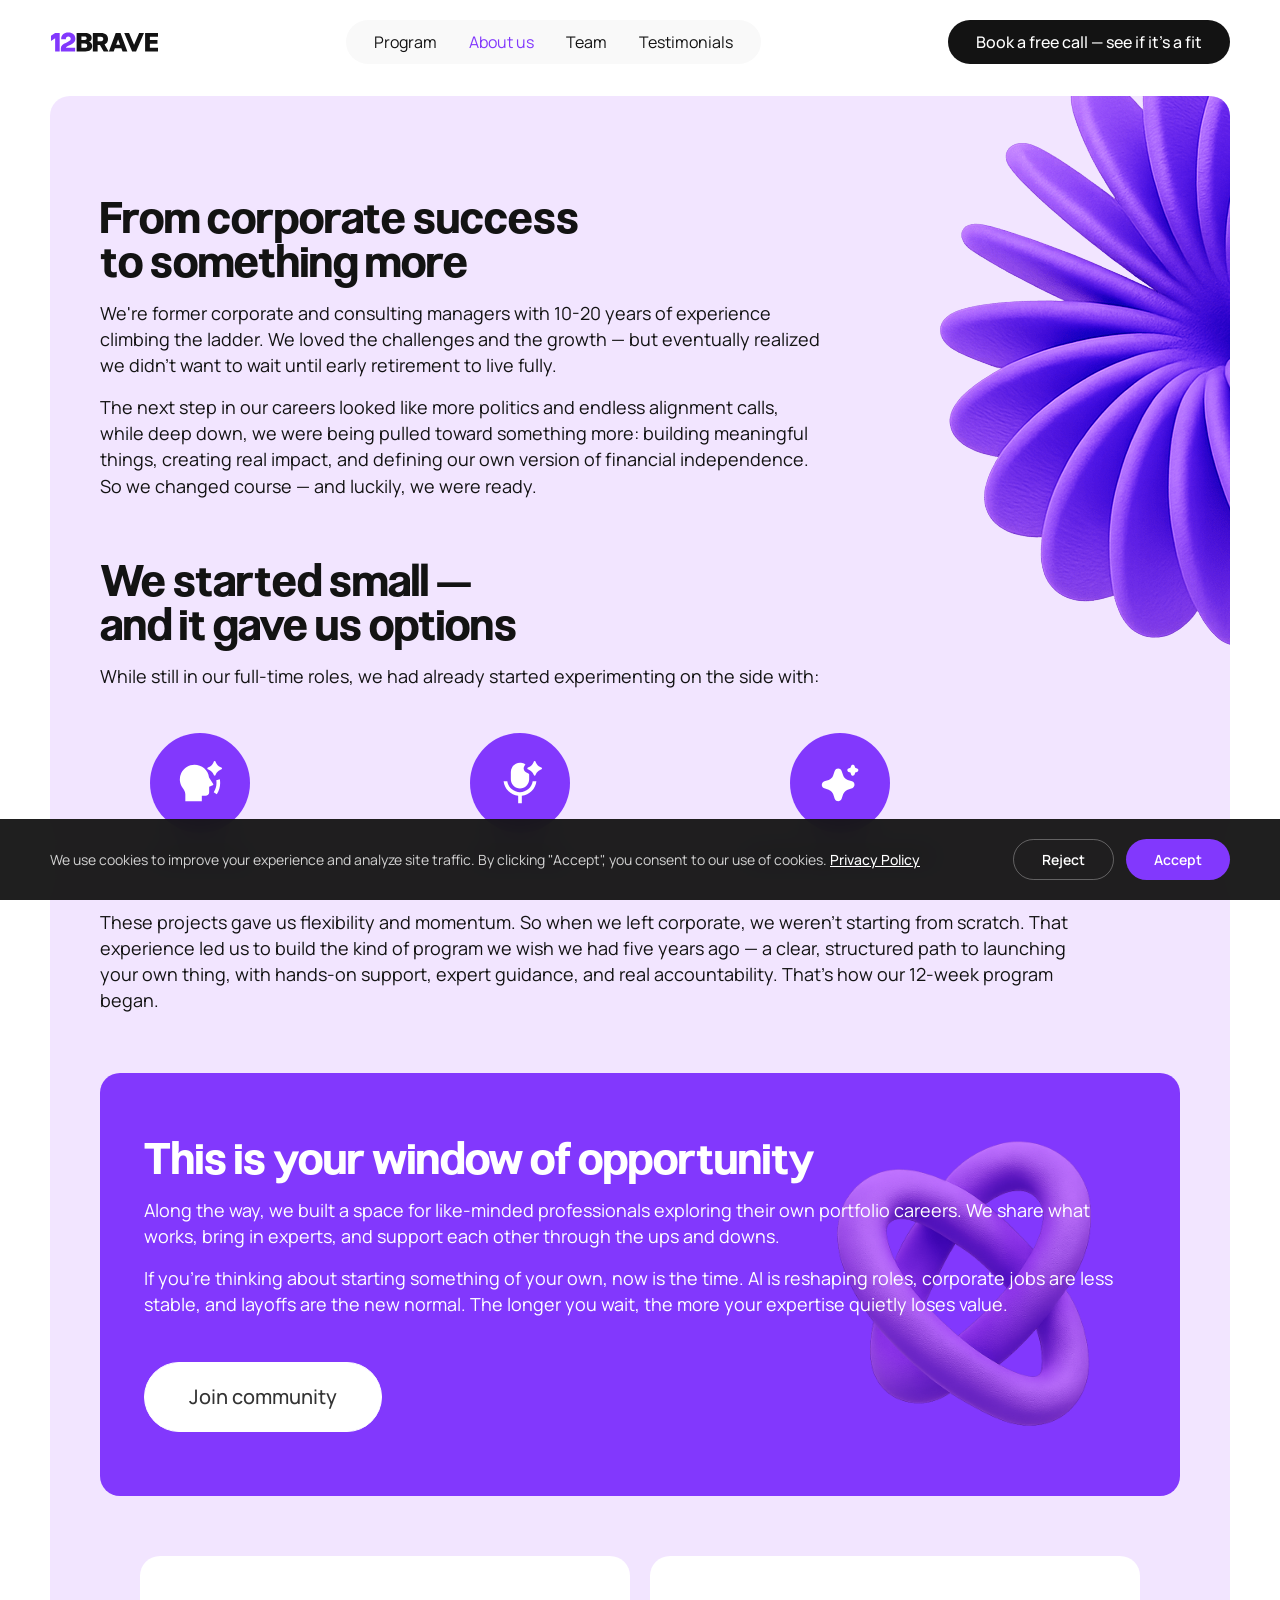
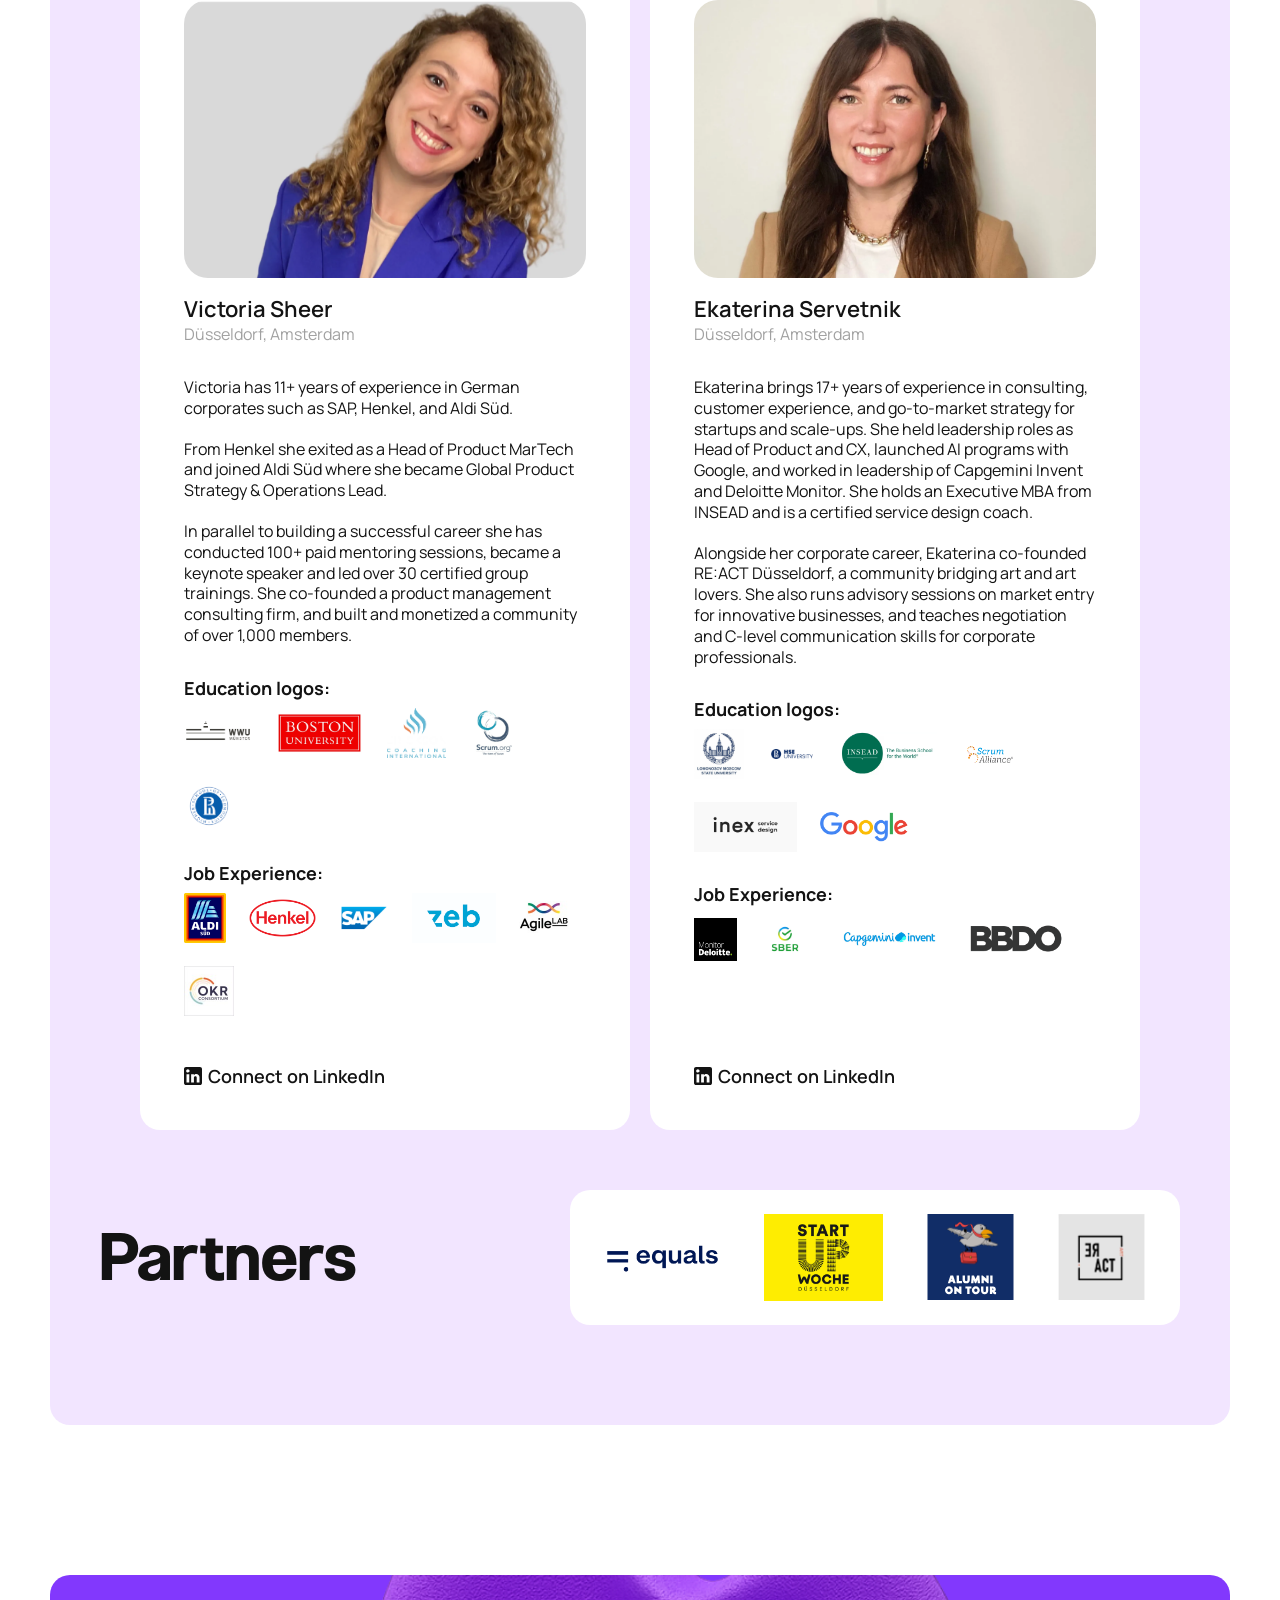
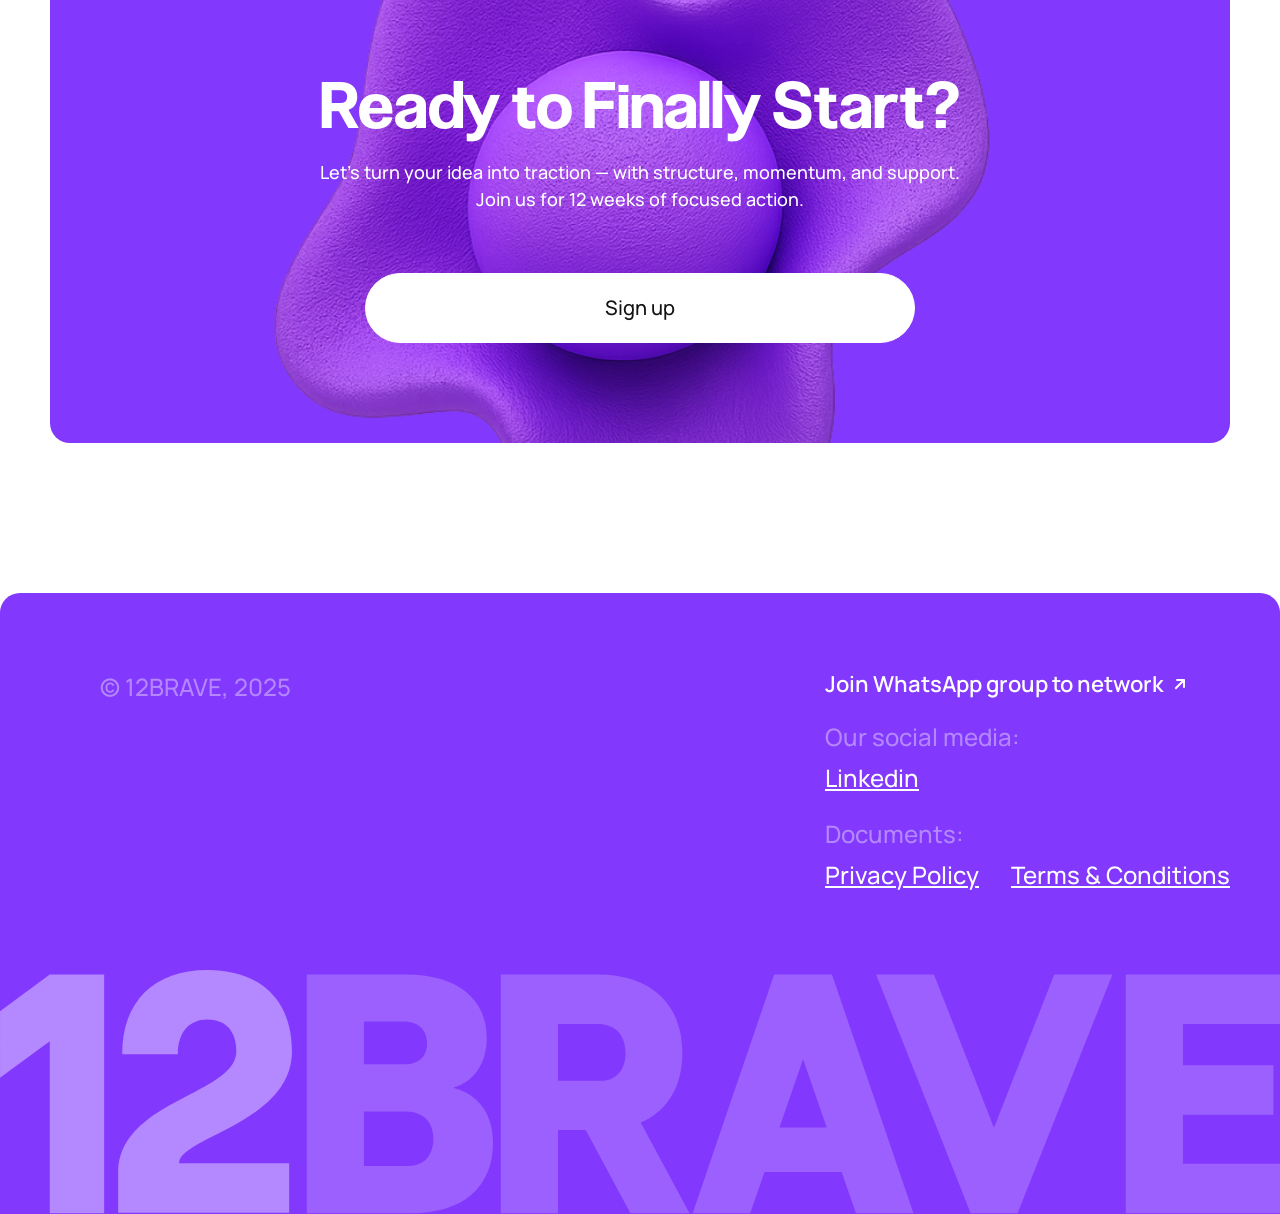
<file: about-us/index.html>
<!doctype html>
<html lang="en">
  <head>
    <meta charset="UTF-8" />
    <meta name="viewport" content="width=device-width, initial-scale=1.0" />
    <title>About 12BRAVE — Founders &amp; Team | Side Business Program</title>
    <!-- Google Consent Mode v2 (default: denied) -->
    <script>
    window.dataLayer = window.dataLayer || [];
    function gtag(){dataLayer.push(arguments);}
    gtag('consent', 'default', {
      'ad_storage': 'denied',
      'ad_user_data': 'denied',
      'ad_personalization': 'denied',
      'analytics_storage': 'denied'
    });
    if (localStorage.getItem('cookie_consent') === 'accepted') {
      gtag('consent', 'update', {
        'ad_storage': 'granted',
        'ad_user_data': 'granted',
        'ad_personalization': 'granted',
        'analytics_storage': 'granted'
      });
    }
    </script>
    <!-- Google Tag Manager -->
    <script>(function(w,d,s,l,i){w[l]=w[l]||[];w[l].push({'gtm.start':
    new Date().getTime(),event:'gtm.js'});var f=d.getElementsByTagName(s)[0],
    j=d.createElement(s),dl=l!='dataLayer'?'&l='+l:'';j.async=true;j.src=
    'https://www.googletagmanager.com/gtm.js?id='+i+dl;f.parentNode.insertBefore(j,f);
    })(window,document,'script','dataLayer','GTM-W3VKWVWC');</script>
    <!-- End Google Tag Manager -->
    <link rel="preconnect" href="https://fonts.googleapis.com" />
    <link
      href="https://fonts.googleapis.com/css2?family=Manrope:wght@300;400;500;600;700&display=swap"
      rel="stylesheet"
    />
    <link rel="stylesheet" href="styles.css" />
    <link rel="icon" type="image/svg+xml" href="../assets/favicon.svg" />
    <link rel="apple-touch-icon" href="../assets/favicon.svg" />
    <link rel="canonical" href="https://12brave.com/about-us/" />
    <meta name="description" content="Meet Victoria Sheer and Ekaterina Servetnik, the founders of 12BRAVE. Former corporate leaders with 10-20 years of experience who built the side business program they wish they had." />
    <!-- Open Graph -->
    <meta property="og:type" content="website" />
    <meta property="og:url" content="https://12brave.com/about-us/" />
    <meta property="og:title" content="About 12BRAVE — Founders & Team | Side Business Program" />
    <meta property="og:description" content="Meet Victoria Sheer and Ekaterina Servetnik, the founders of 12BRAVE. Former corporate leaders with 10-20 years of experience who built the side business program they wish they had." />
    <meta property="og:image" content="https://12brave.com/assets/og-image.jpg" />
    <!-- Twitter Card -->
    <meta name="twitter:card" content="summary_large_image" />
    <meta name="twitter:title" content="About 12BRAVE — Founders & Team | Side Business Program" />
    <meta name="twitter:description" content="Meet Victoria Sheer and Ekaterina Servetnik, the founders of 12BRAVE. Former corporate leaders who built the side business program they wish they had." />
    <meta name="twitter:image" content="https://12brave.com/assets/og-image.jpg" />
    <!-- Structured Data -->
    <script type="application/ld+json">
    {
      "@context": "https://schema.org",
      "@type": "AboutPage",
      "name": "About 12BRAVE",
      "description": "Meet the founders of 12BRAVE — former corporate leaders who built the side business accelerator they wish they had.",
      "mainEntity": {
        "@type": "Organization",
        "name": "12BRAVE",
        "url": "https://12brave.com",
        "founder": [
          {
            "@type": "Person",
            "name": "Victoria Sheer",
            "jobTitle": "Co-Founder",
            "sameAs": "https://www.linkedin.com/in/victoriasheer"
          },
          {
            "@type": "Person",
            "name": "Ekaterina Servetnik",
            "jobTitle": "Co-Founder",
            "sameAs": "https://www.linkedin.com/in/ekaterina-servetnik"
          }
        ]
      }
    }
    </script>
  </head>
  <body>
    <!-- Google Tag Manager (noscript) -->
    <noscript><iframe src="https://www.googletagmanager.com/ns.html?id=GTM-W3VKWVWC"
    height="0" width="0" style="display:none;visibility:hidden"></iframe></noscript>
    <!-- End Google Tag Manager (noscript) -->

    <a href="#main-content" class="skip-nav">Skip to main content</a>

    <!-- ===== NAVBAR ===== -->
    <nav class="navbar" id="navbar">
      <div class="navbar-inner">
        <a href="/" class="nav-logo">
          <img src="../assets/6889cc1b3eef65d1f875fcbc_12brave.svg" alt="12BRAVE" />
        </a>
        <div class="nav-links">
          <a href="/#program">Program</a>
          <a href="/about-us" class="active">About us</a>
          <a href="/#team">Team</a>
          <a href="/#testimonials">Testimonials</a>
        </div>
        <a href="#" class="nav-cta" id="button-1" data-popup="clarity" data-w-id="20f414b9-7932-4924-2672-33a0283e0915">Book a free call &mdash; see if it's a fit</a>
      </div>
    </nav>

    <main id="main-content">
    <!-- ===== ABOUT US HERO ===== -->
    <section class="about-us-hero-section">
      <div class="about-us-cont">
        <!-- Title Block -->
        <div class="about-us-title-wrapper">
          <h1 class="about-title">From corporate success to&nbsp;something more</h1>
          <div class="about-text-block">
            <p>We're former corporate and consulting managers with 10-20 years of experience climbing the ladder. We loved the challenges and the growth — but eventually realized we didn't want to wait until early retirement to live fully.</p>
            <p>The next step in our careers looked like more politics and endless alignment calls, while deep down, we were being pulled toward something more: building meaningful things, creating real impact, and defining our own version of financial independence. So we changed course — and luckily, we were ready.</p>
          </div>
        </div>

        <!-- Services Block -->
        <div class="about-us-services">
          <div class="about-us-services-wrapper">
            <div class="about-us-services-title-wrapper">
              <h2 class="about-subtitle">We started small — <span>and it gave us options</span></h2>
              <p class="about-desc">While still in our full-time roles, we had already started experimenting on the side with:</p>
            </div>
            <div class="about-us-services-icons-wrapper">
              <div class="about-us-services-icon">
                <img src="../assets/Group-31.svg" alt="Consulting" width="100" height="100" />
                <div class="icon-label">Consulting</div>
              </div>
              <div class="about-us-services-icon">
                <img src="../assets/Group-32.svg" alt="Mentoring" width="100" height="100" />
                <div class="icon-label">Mentoring</div>
              </div>
              <div class="about-us-services-icon">
                <img src="../assets/Group-33.svg" alt="Launching small AI tools" width="100" height="100" />
                <div class="icon-label">Launching small AI tools</div>
              </div>
            </div>
            <p class="about-body-text">These projects gave us flexibility and momentum. So when we left corporate, we weren't starting from scratch. That experience led us to build the kind of program we wish we had five years ago — a clear, structured path to launching your own thing, with hands-on support, expert guidance, and real accountability. That's how our 12-week program began.</p>
          </div>
        </div>

        <!-- Community Block -->
        <div class="about-us-community-cont">
          <div class="about-us-community-title-wrapper">
            <h2 class="community-title">This is your window of opportunity</h2>
            <p class="community-text">Along the way, we built a space for like-minded professionals exploring their own portfolio careers. We share what works, bring in experts, and support each other through the ups and downs.</p>
            <p class="community-text">If you're thinking about starting something of your own, now is the time. AI is reshaping roles, corporate jobs are less stable, and layoffs are the new normal. The longer you wait, the more your expertise quietly loses value.</p>
          </div>
          <div class="community-button" data-popup="community" data-w-id="c82b922f-7816-c274-a9e4-d511deb28bee">Join community</div>
        </div>

        <!-- Team Profiles -->
        <div class="about-us-team">
          <!-- Victoria -->
          <div class="about-us-team-info">
            <div class="about-us-team-info-card">
              <div class="about-us-team-info-photo-wrapper">
                <img class="team-photo" src="../assets/68a470298d016779820685b0_Ekaterina-Servetnik.png" alt="Victoria Sheer" />
                <div class="team-name-wrapper">
                  <div class="team-name">Victoria Sheer</div>
                  <div class="team-location">Düsseldorf, Amsterdam</div>
                </div>
              </div>
              <div class="team-bio">
                <p>Victoria has 11+ years of experience in German corporates such as SAP, Henkel, and Aldi Süd.</p>
                <p>From Henkel she exited as a Head of Product MarTech and joined Aldi Süd where she became Global Product Strategy &amp; Operations Lead.</p>
                <p>In parallel to building a successful career she has conducted 100+ paid mentoring sessions, became a keynote speaker and led over 30 certified group trainings. She co-founded a product management consulting firm, and built and monetized a community of over 1,000 members.</p>
              </div>
              <div class="team-logos-section">
                <div class="team-logos-label">Education logos:</div>
                <div class="team-logos-row">
                  <img src="../assets/edu-victoria-1.jpg" alt="Education credential" height="50" />
                  <img src="../assets/edu-victoria-2.jpg" alt="Education credential" height="50" />
                  <img src="../assets/edu-victoria-3.jpg" alt="Education credential" height="50" />
                  <img src="../assets/edu-victoria-4.jpg" alt="Education credential" height="50" />
                  <img src="../assets/image22s.png" alt="Education credential" height="50" />
                </div>
              </div>
              <div class="team-logos-section">
                <div class="team-logos-label">Job Experience:</div>
                <div class="team-logos-row">
                  <img src="../assets/aldi-sud-logo.png" alt="Aldi Süd" height="50" />
                  <img src="../assets/68a5f2b1029d1891cbfcf7e6_Henkel-Logo.svg-p-500.png" alt="Henkel" height="38" />
                  <img src="../assets/sap-logo.png" alt="SAP" height="50" />
                  <img src="../assets/images-beiersdorf.png" alt="Beiersdorf" height="50" />
                  <img src="../assets/agilelab_de_logo.jpeg" alt="AgileLab" height="50" />
                  <img src="../assets/1683733753852.jpeg" alt="Product School" height="50" />
                </div>
              </div>
            </div>
            <a href="https://www.linkedin.com/in/victoriasheer" target="_blank" class="linkedin-button">
              <img src="../assets/689fbd75a28280dcacf1de6c_Vector.svg" alt="LinkedIn" width="18" height="18" />
              <span>Connect on LinkedIn</span>
            </a>
          </div>

          <!-- Ekaterina -->
          <div class="about-us-team-info">
            <div class="about-us-team-info-card">
              <div class="about-us-team-info-photo-wrapper">
                <img class="team-photo" src="../assets/68a47029aa3dbe014d9b3590_Ekaterina-Servetnik.png" alt="Ekaterina Servetnik" />
                <div class="team-name-wrapper">
                  <div class="team-name">Ekaterina Servetnik</div>
                  <div class="team-location">Düsseldorf, Amsterdam</div>
                </div>
              </div>
              <div class="team-bio">
                <p>Ekaterina brings 17+ years of experience in consulting, customer experience, and go-to-market strategy for startups and scale-ups. She held leadership roles as Head of Product and CX, launched AI programs with Google, and worked in leadership of Capgemini Invent and Deloitte Monitor. She holds an Executive MBA from INSEAD and is a certified service design coach.</p>
                <p>Alongside her corporate career, Ekaterina co-founded RE:ACT Düsseldorf, a community bridging art and art lovers. She also runs advisory sessions on market entry for innovative businesses, and teaches negotiation and C-level communication skills for corporate professionals.</p>
              </div>
              <div class="team-logos-section">
                <div class="team-logos-label">Education logos:</div>
                <div class="team-logos-row">
                  <img src="../assets/MGU.jpg" alt="MGU" height="54" />
                  <img src="../assets/hse-logo.png" alt="HSE" height="70" />
                  <img src="../assets/cranfield-logo.avif" alt="Cranfield" height="46" />
                  <img src="../assets/scrum-logo.png" alt="Scrum" height="33" />
                  <img src="../assets/insead-logo.jpg" alt="INSEAD" height="55" />
                  <img src="../assets/Google-logo.webp" alt="Google" height="30" />
                </div>
              </div>
              <div class="team-logos-section">
                <div class="team-logos-label">Job Experience:</div>
                <div class="team-logos-row">
                  <img src="../assets/Monitor_Deloitte_logo.png" alt="Deloitte" height="43" />
                  <img src="../assets/capgemini-logo.webp" alt="Capgemini" height="71" />
                  <img src="../assets/Invent_Logo.jpg" alt="Invent" height="34" />
                  <img src="../assets/bbdo.png" alt="BBDO" height="47" />
                </div>
              </div>
            </div>
            <a href="https://www.linkedin.com/in/ekaterina-servetnik" target="_blank" class="linkedin-button">
              <img src="../assets/689fbd75a28280dcacf1de6c_Vector.svg" alt="LinkedIn" width="18" height="18" />
              <span>Connect on LinkedIn</span>
            </a>
          </div>
        </div>

        <!-- Partners -->
        <div class="about-us-partners">
          <div class="partners-title">Partners</div>
          <div class="partners-logo-wrapper">
            <img src="../assets/equals-logo.png" alt="Equals" width="115" />
            <img src="../assets/partner2.webp" alt="Partner" height="87" />
            <img src="../assets/Group-30.svg" alt="Partner" width="87" height="87" />
            <img src="../assets/image-13.png" alt="Partner" width="87" height="87" />
          </div>
        </div>
      </div>
    </section>

    <!-- ===== CTA SECTION ===== -->
    <section class="cta-section">
      <div class="cta-cont">
        <div class="cta-title-wrapper">
          <h2 class="cta-title">Ready to Finally Start?</h2>
          <p class="cta-desc">Let's turn your idea into traction — with structure, momentum, and support.<br />Join us for 12 weeks of focused action.</p>
        </div>
        <div class="cta-button" data-popup="signup" data-w-id="1d475358-92de-501b-8d44-d725c61cea2b">Sign up</div>
      </div>
    </section>
    </main>

    <!-- ===== FOOTER ===== -->
    <footer class="footer" id="contact">
      <div class="footer-content">
        <div class="footer-left">
          <div class="footer-copy">&copy; 12BRAVE, 2025</div>
        </div>
        <div class="footer-right">
          <div class="footer-whatsapp" data-w-id="f804598c-32e7-46c9-c932-6cad7c2f4053">
            <span>Join WhatsApp group to network</span>
            <img src="../assets/68983a773e01c9cb59a66843_Link.svg" alt="" width="20" height="20" />
          </div>
          <div class="footer-group">
            <div class="footer-label">Our social media:</div>
            <div class="footer-links">
              <a href="https://www.linkedin.com/company/12brave/" target="_blank">Linkedin</a>
            </div>
          </div>
          <div class="footer-group">
            <div class="footer-label">Documents:</div>
            <div class="footer-links">
              <a href="/privacy-policy/">Privacy Policy</a>
              <a href="/terms/">Terms &amp; Conditions</a>
            </div>
          </div>
        </div>
      </div>
      <img class="footer-logo" src="../assets/68983a77b248131735a61496_12brave.svg" alt="12BRAVE" />
    </footer>

    <!-- ===== BOOK A CALL POPUP ===== -->
    <div class="popup-overlay" id="popup-clarity" style="display: none">
      <div class="popup-card">
        <button class="popup-close" id="popup-close" aria-label="Close">
          <img src="../assets/alumni/close.svg" alt="Close" />
        </button>
        <div class="popup-content">
          <img src="../assets/logo.svg" alt="12BRAVE" class="popup-logo" />
          <div class="popup-title">
            BOOK A FREE IDEA CLARITY CALL WITH 12BRAVE FOUNDERS
          </div>
          <div class="popup-desc">
            This is a call where we will tell you more about the program and
            discuss if your case is a good fit. The call is free and a mandatory
            step before joining the program
          </div>
          <div class="calendly-embed">
            <iframe
              data-src="https://calendly.com/12brave/new-meeting?hide_event_type_details=1&amp;hide_gdpr_banner=1&amp;primary_color=8238fd"
              width="100%"
              height="100%"
              frameborder="0"
              title="Select a Date &amp; Time - Calendly"
            ></iframe>
          </div>
        </div>
      </div>
    </div>

    <!-- ===== JOIN COMMUNITY POPUP ===== -->
    <div class="popup-overlay" id="popup-community" style="display: none">
      <div class="popup-card">
        <img src="../assets/689a3df63b7baf4147ac8459_Group-8.svg" alt="Close" width="44" height="44" class="popup-close-icon" data-close="community" />
        <div class="popup-content">
          <div class="popup-form-title">Join our community</div>
          <form class="popup-form" data-form="community">
            <input type="text" name="name" placeholder="Full Name" required />
            <input type="email" name="email" placeholder="Email" required />
            <input type="text" name="whatsapp" placeholder="Your WhatsApp number" required />
            <label class="popup-checkbox">
              <input type="checkbox" required />
              <span>I agree to the processing of my personal data in accordance with the Privacy Policy.</span>
            </label>
            <button type="submit" class="popup-submit">Send a request</button>
          </form>
        </div>
      </div>
    </div>

    <!-- ===== SIGN UP POPUP ===== -->
    <div class="popup-overlay" id="popup-signup" style="display: none">
      <div class="popup-card popup-card-wide">
        <img src="../assets/689a426d976eb58b299b3492_Group-8.svg" alt="Close" width="44" height="44" class="popup-close-icon" data-close="signup" />
        <div class="popup-content">
          <div class="popup-form-title">Fill out the form to register</div>
          <form class="popup-form" data-form="signup">
            <input type="text" name="name" placeholder="Full Name " required />
            <input type="tel" name="phone" placeholder="Phone number" required />
            <input type="email" name="email" placeholder="Email" required />
            <input type="text" name="linkedin" placeholder="Linkedin" required />
            <input type="text" name="why" placeholder="Why do you want to join the program?" required />
            <input type="text" name="discount" placeholder="Discount code" />
            <label class="popup-checkbox">
              <input type="checkbox" required />
              <span>I agree to be invited to the private WhatsApp community for program participants.</span>
            </label>
            <label class="popup-checkbox">
              <input type="checkbox" required />
              <span>I agree to the processing of my personal data in accordance with the Privacy Policy.</span>
            </label>
            <button type="submit" class="popup-submit">Send a request</button>
          </form>
        </div>
      </div>
    </div>

    <script>
      // Navbar scroll effect
      window.addEventListener('scroll', () => {
        document.getElementById('navbar').classList.toggle('scrolled', window.scrollY > 10);
      });

      // Generic popup system
      (function() {
        const popups = {
          clarity: document.getElementById('popup-clarity'),
          community: document.getElementById('popup-community'),
          signup: document.getElementById('popup-signup'),
        };

        function openPopup(name) {
          const overlay = popups[name];
          if (!overlay) return;
          // Lazy-load Calendly iframe
          const iframe = overlay.querySelector('.calendly-embed iframe');
          if (iframe && iframe.dataset.src && !iframe.getAttribute('src')) {
            iframe.src = iframe.dataset.src;
          }
          overlay.style.display = 'flex';
          document.body.classList.add('popup-open');
        }

        function closePopup(name) {
          const overlay = popups[name];
          if (!overlay) return;
          overlay.style.display = 'none';
          document.body.classList.remove('popup-open');
        }

        function closeAll() {
          Object.keys(popups).forEach(k => closePopup(k));
        }

        // Wire up trigger buttons
        ['clarity', 'community', 'signup'].forEach(name => {
          document.querySelectorAll('[data-popup="' + name + '"]').forEach(btn => {
            btn.addEventListener('click', (e) => {
              e.preventDefault();
              openPopup(name);
            });
          });
        });

        // Close buttons
        document.getElementById('popup-close')?.addEventListener('click', () => closePopup('clarity'));
        document.querySelectorAll('.popup-close-icon').forEach(btn => {
          btn.addEventListener('click', () => closePopup(btn.dataset.close));
        });

        // Click overlay to close
        Object.entries(popups).forEach(([name, overlay]) => {
          if (!overlay) return;
          overlay.addEventListener('click', (e) => {
            if (e.target === overlay) closePopup(name);
          });
        });

        // Escape key
        document.addEventListener('keydown', (e) => {
          if (e.key === 'Escape') closeAll();
        });
      })();
    </script>

    <!-- ===== COOKIE BANNER ===== -->
    <div class="cookie-banner" id="cookie-banner">
      <div class="cookie-banner-inner">
        <p class="cookie-text">We use cookies to improve your experience and analyze site traffic. By clicking "Accept", you consent to our use of cookies. <a href="/privacy-policy/">Privacy Policy</a></p>
        <div class="cookie-buttons">
          <button class="cookie-btn cookie-btn-reject" id="cookie-reject">Reject</button>
          <button class="cookie-btn cookie-btn-accept" id="cookie-accept">Accept</button>
        </div>
      </div>
    </div>
    <script>
    (function(){
      var banner = document.getElementById('cookie-banner');
      if (!banner || localStorage.getItem('cookie_consent')) return;
      banner.style.display = 'flex';
      document.getElementById('cookie-accept').addEventListener('click', function(){
        localStorage.setItem('cookie_consent', 'accepted');
        gtag('consent', 'update', {
          'ad_storage': 'granted',
          'ad_user_data': 'granted',
          'ad_personalization': 'granted',
          'analytics_storage': 'granted'
        });
        banner.style.display = 'none';
      });
      document.getElementById('cookie-reject').addEventListener('click', function(){
        localStorage.setItem('cookie_consent', 'rejected');
        banner.style.display = 'none';
      });
    })();
    </script>
  </body>
</html>
</file>
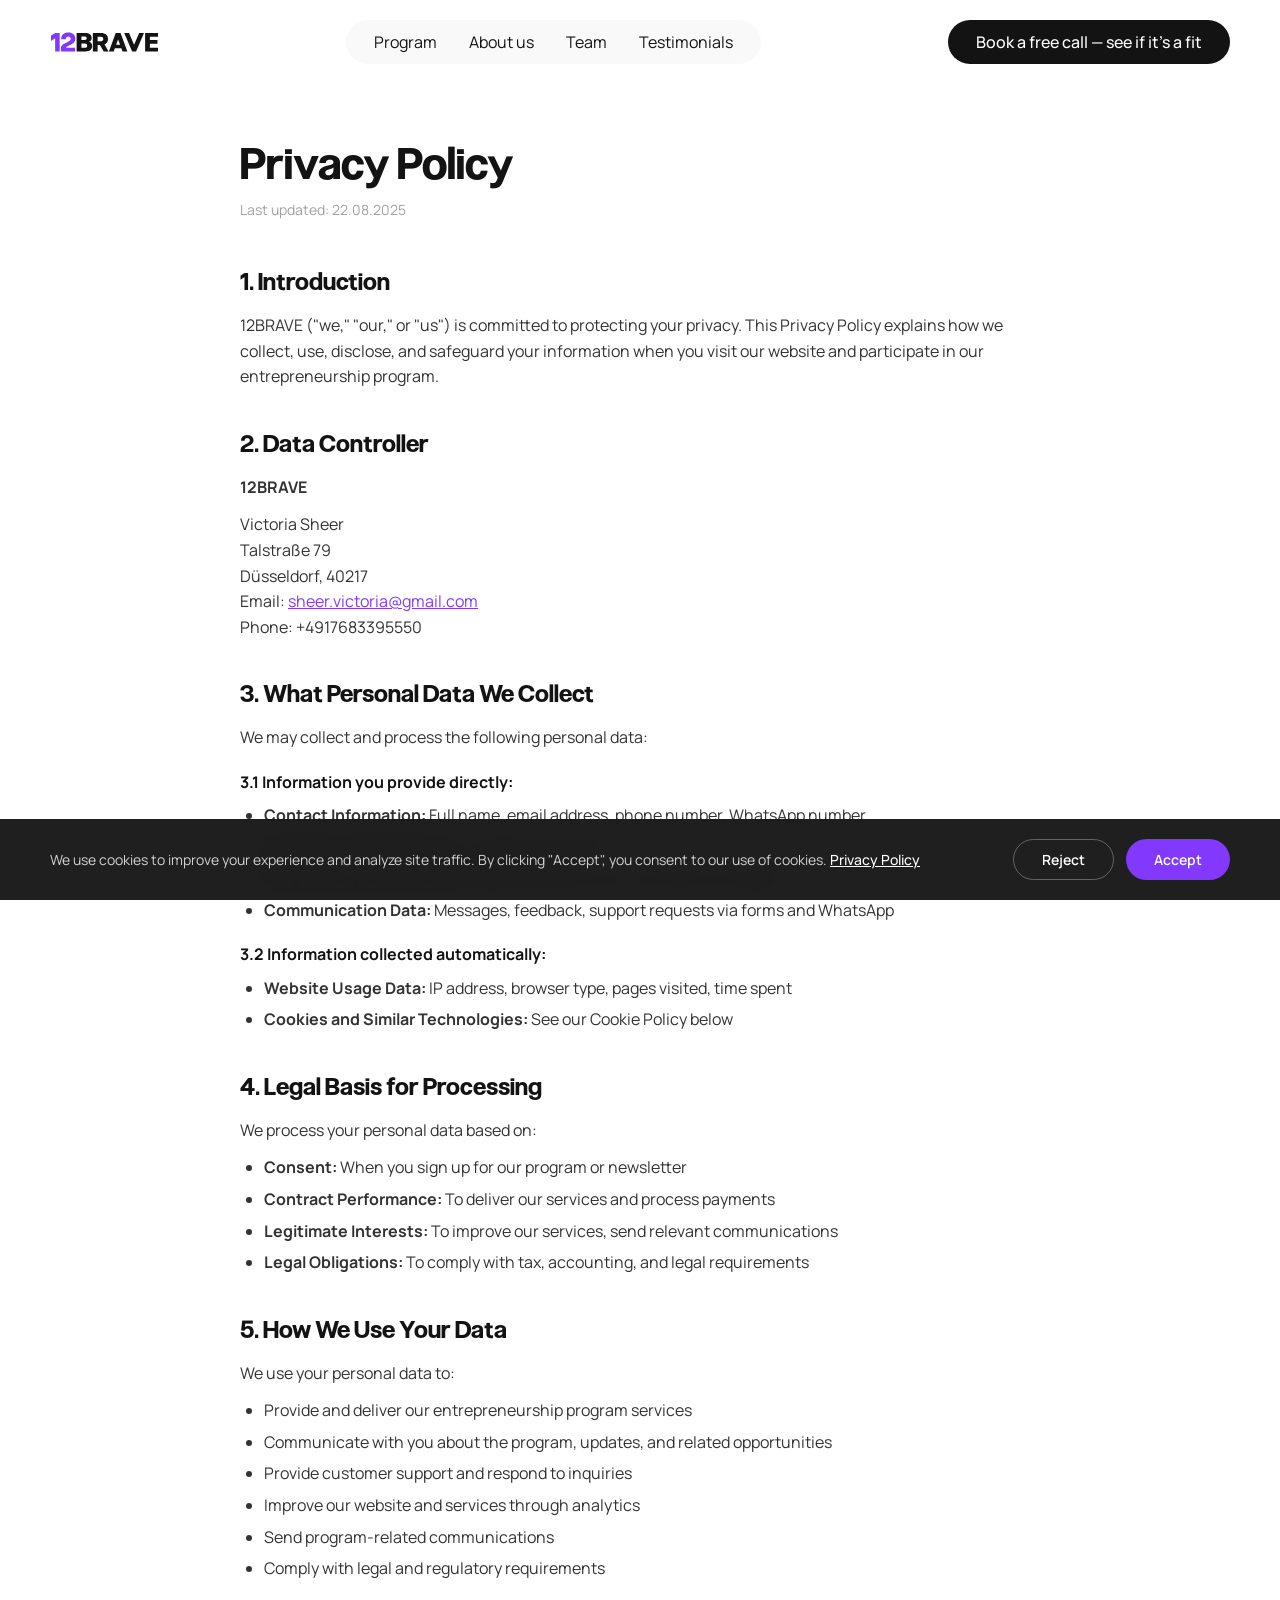
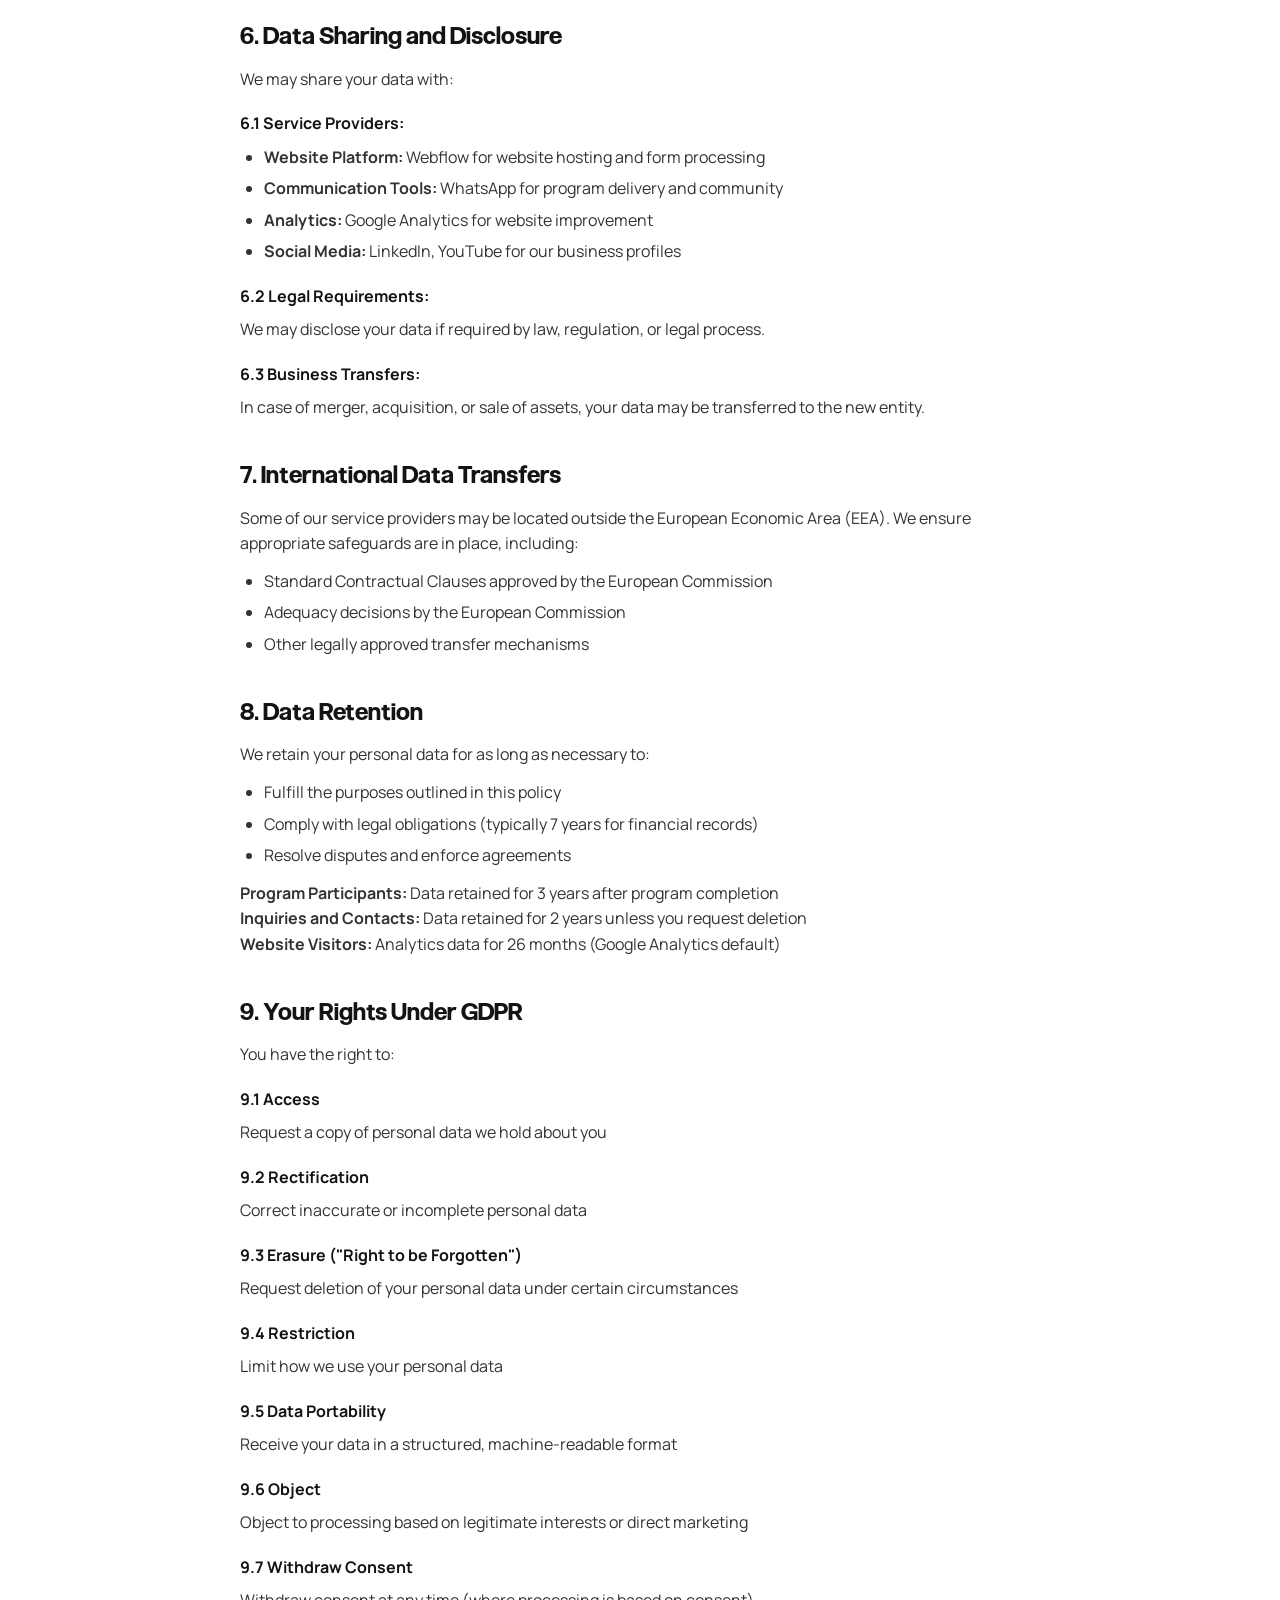
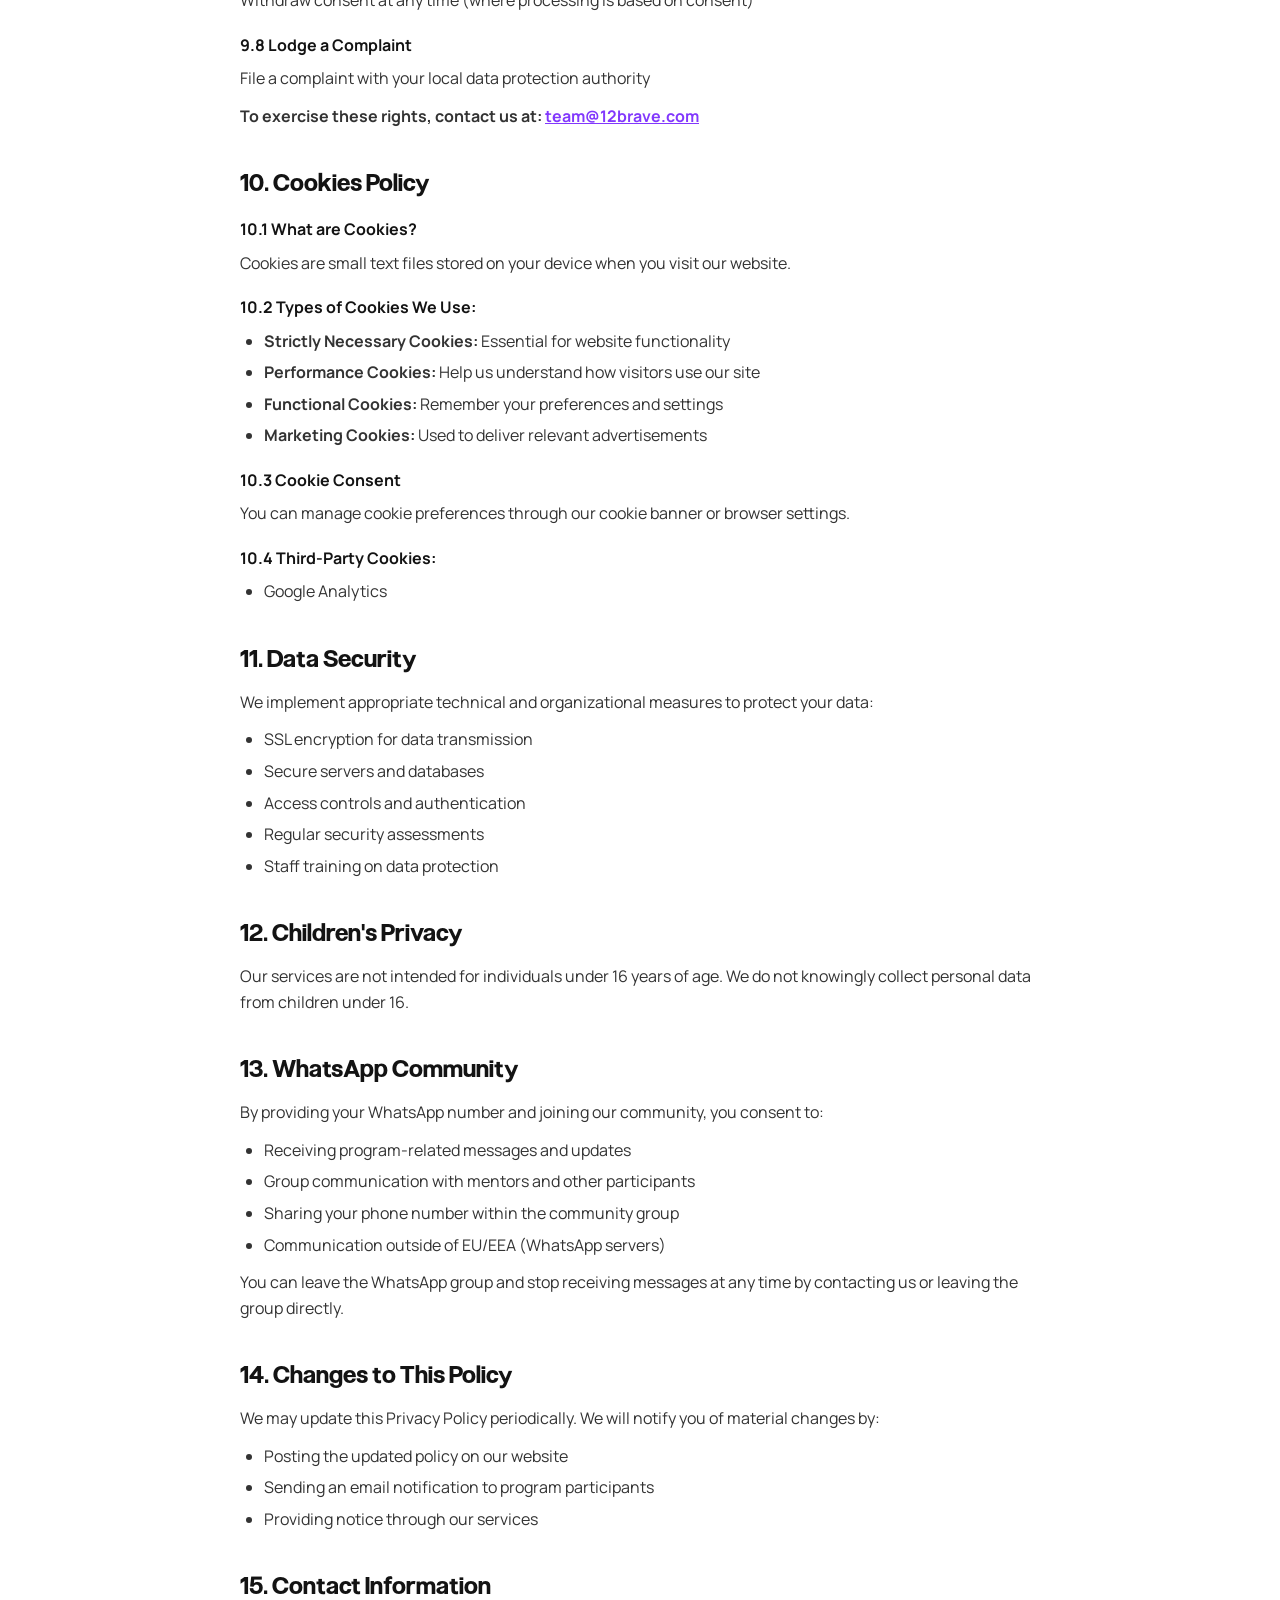
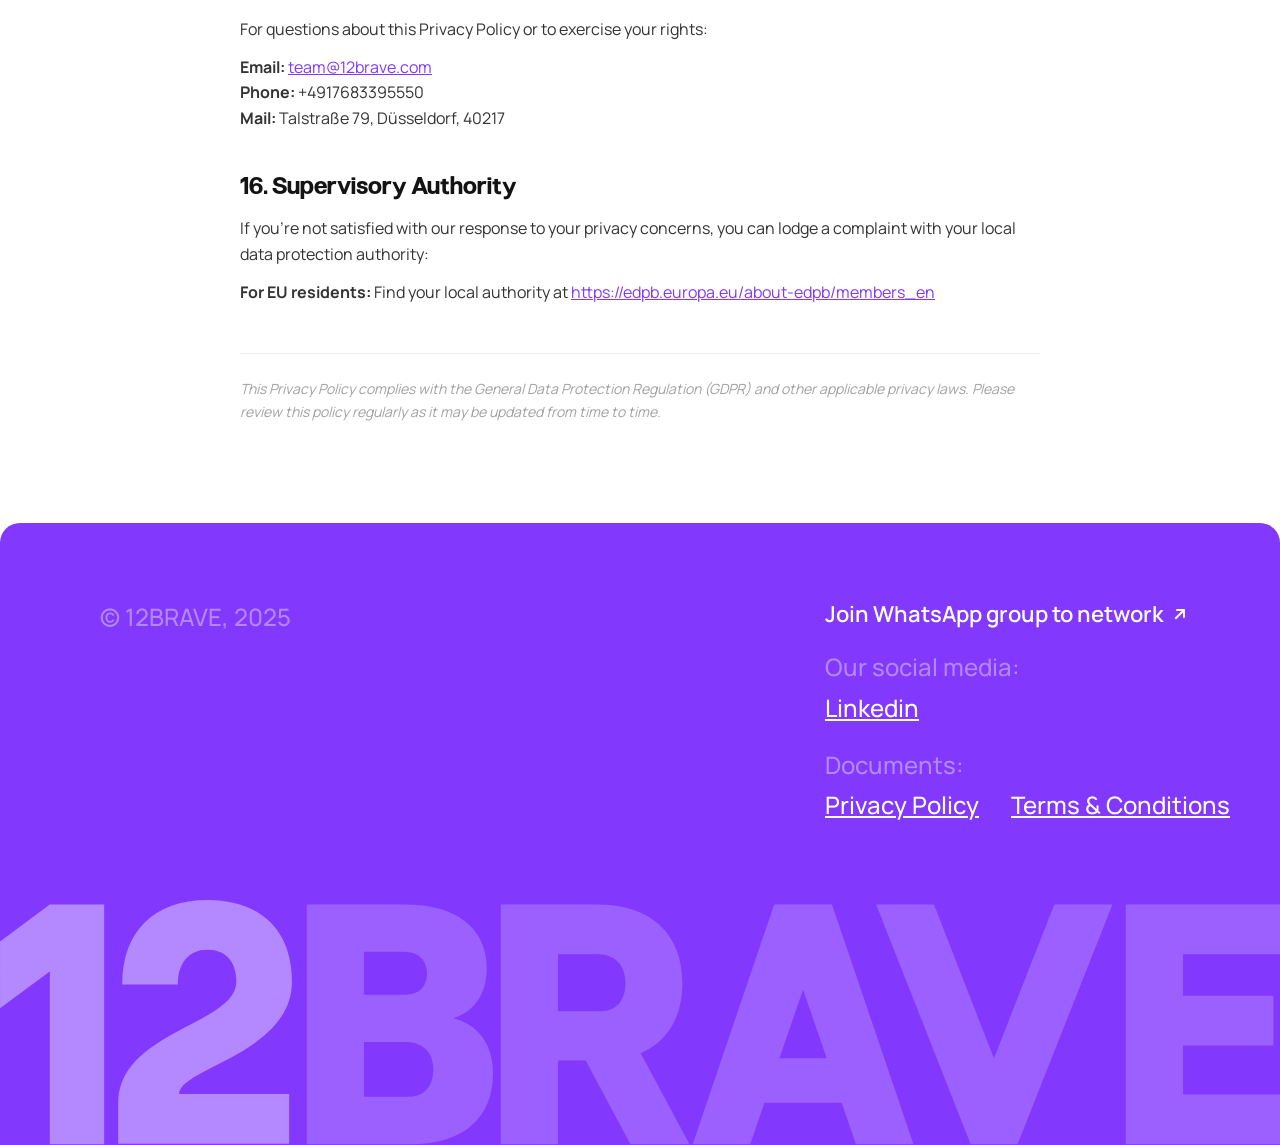
<file: privacy-policy/index.html>
<!doctype html>
<html lang="en">
  <head>
    <meta charset="UTF-8" />
    <meta name="viewport" content="width=device-width, initial-scale=1.0" />
    <title>Privacy Policy | 12BRAVE</title>
    <!-- Google Consent Mode v2 (default: denied) -->
    <script>
    window.dataLayer = window.dataLayer || [];
    function gtag(){dataLayer.push(arguments);}
    gtag('consent', 'default', {
      'ad_storage': 'denied',
      'ad_user_data': 'denied',
      'ad_personalization': 'denied',
      'analytics_storage': 'denied'
    });
    if (localStorage.getItem('cookie_consent') === 'accepted') {
      gtag('consent', 'update', {
        'ad_storage': 'granted',
        'ad_user_data': 'granted',
        'ad_personalization': 'granted',
        'analytics_storage': 'granted'
      });
    }
    </script>
    <!-- Google Tag Manager -->
    <script>(function(w,d,s,l,i){w[l]=w[l]||[];w[l].push({'gtm.start':
    new Date().getTime(),event:'gtm.js'});var f=d.getElementsByTagName(s)[0],
    j=d.createElement(s),dl=l!='dataLayer'?'&l='+l:'';j.async=true;j.src=
    'https://www.googletagmanager.com/gtm.js?id='+i+dl;f.parentNode.insertBefore(j,f);
    })(window,document,'script','dataLayer','GTM-W3VKWVWC');</script>
    <!-- End Google Tag Manager -->
    <link rel="preconnect" href="https://fonts.googleapis.com" />
    <link
      href="https://fonts.googleapis.com/css2?family=Manrope:wght@300;400;500;600;700&display=swap"
      rel="stylesheet"
    />
    <link rel="stylesheet" href="styles.css" />
    <link rel="icon" type="image/svg+xml" href="../assets/favicon.svg" />
    <link rel="apple-touch-icon" href="../assets/favicon.svg" />
    <link rel="canonical" href="https://12brave.com/privacy-policy/" />
    <meta name="description" content="12BRAVE Privacy Policy — how we collect, use, and protect your personal data. GDPR compliant. Learn about your rights and our data practices." />
    <meta property="og:type" content="website" />
    <meta property="og:url" content="https://12brave.com/privacy-policy/" />
    <meta property="og:title" content="Privacy Policy | 12BRAVE" />
    <meta property="og:description" content="12BRAVE Privacy Policy — how we collect, use, and protect your personal data. GDPR compliant." />
  </head>
  <body>
    <!-- Google Tag Manager (noscript) -->
    <noscript><iframe src="https://www.googletagmanager.com/ns.html?id=GTM-W3VKWVWC"
    height="0" width="0" style="display:none;visibility:hidden"></iframe></noscript>
    <!-- End Google Tag Manager (noscript) -->

    <a href="#main-content" class="skip-nav">Skip to main content</a>

    <!-- ===== NAVBAR ===== -->
    <nav class="navbar" id="navbar">
      <div class="navbar-inner">
        <a href="/" class="nav-logo">
          <img src="../assets/6889cc1b3eef65d1f875fcbc_12brave.svg" alt="12BRAVE" />
        </a>
        <div class="nav-links">
          <a href="/#program">Program</a>
          <a href="/about-us/">About us</a>
          <a href="/#team">Team</a>
          <a href="/#testimonials">Testimonials</a>
        </div>
        <a href="#" class="nav-cta" data-popup="clarity">Book a free call &mdash; see if it's a fit</a>
      </div>
    </nav>

    <!-- ===== PRIVACY POLICY ===== -->
    <main class="legal-page" id="main-content">
      <div class="legal-container">
        <h1 class="legal-title">Privacy Policy</h1>
        <p class="legal-updated">Last updated: 22.08.2025</p>

        <section class="legal-section">
          <h2>1. Introduction</h2>
          <p>12BRAVE ("we," "our," or "us") is committed to protecting your privacy. This Privacy Policy explains how we collect, use, disclose, and safeguard your information when you visit our website and participate in our entrepreneurship program.</p>
        </section>

        <section class="legal-section">
          <h2>2. Data Controller</h2>
          <p><strong>12BRAVE</strong></p>
          <p>Victoria Sheer<br />
          Talstra&szlig;e 79<br />
          D&uuml;sseldorf, 40217<br />
          Email: <a href="mailto:sheer.victoria@gmail.com">sheer.victoria@gmail.com</a><br />
          Phone: +4917683395550</p>
        </section>

        <section class="legal-section">
          <h2>3. What Personal Data We Collect</h2>
          <p>We may collect and process the following personal data:</p>

          <h3>3.1 Information you provide directly:</h3>
          <ul>
            <li><strong>Contact Information:</strong> Full name, email address, phone number, WhatsApp number</li>
            <li><strong>Professional Information:</strong> LinkedIn profile URL</li>
            <li><strong>Program Application Data:</strong> Responses about your motivation and goals</li>
            <li><strong>Communication Data:</strong> Messages, feedback, support requests via forms and WhatsApp</li>
          </ul>

          <h3>3.2 Information collected automatically:</h3>
          <ul>
            <li><strong>Website Usage Data:</strong> IP address, browser type, pages visited, time spent</li>
            <li><strong>Cookies and Similar Technologies:</strong> See our Cookie Policy below</li>
          </ul>
        </section>

        <section class="legal-section">
          <h2>4. Legal Basis for Processing</h2>
          <p>We process your personal data based on:</p>
          <ul>
            <li><strong>Consent:</strong> When you sign up for our program or newsletter</li>
            <li><strong>Contract Performance:</strong> To deliver our services and process payments</li>
            <li><strong>Legitimate Interests:</strong> To improve our services, send relevant communications</li>
            <li><strong>Legal Obligations:</strong> To comply with tax, accounting, and legal requirements</li>
          </ul>
        </section>

        <section class="legal-section">
          <h2>5. How We Use Your Data</h2>
          <p>We use your personal data to:</p>
          <ul>
            <li>Provide and deliver our entrepreneurship program services</li>
            <li>Communicate with you about the program, updates, and related opportunities</li>
            <li>Provide customer support and respond to inquiries</li>
            <li>Improve our website and services through analytics</li>
            <li>Send program-related communications</li>
            <li>Comply with legal and regulatory requirements</li>
          </ul>
        </section>

        <section class="legal-section">
          <h2>6. Data Sharing and Disclosure</h2>
          <p>We may share your data with:</p>

          <h3>6.1 Service Providers:</h3>
          <ul>
            <li><strong>Website Platform:</strong> Webflow for website hosting and form processing</li>
            <li><strong>Communication Tools:</strong> WhatsApp for program delivery and community</li>
            <li><strong>Analytics:</strong> Google Analytics for website improvement</li>
            <li><strong>Social Media:</strong> LinkedIn, YouTube for our business profiles</li>
          </ul>

          <h3>6.2 Legal Requirements:</h3>
          <p>We may disclose your data if required by law, regulation, or legal process.</p>

          <h3>6.3 Business Transfers:</h3>
          <p>In case of merger, acquisition, or sale of assets, your data may be transferred to the new entity.</p>
        </section>

        <section class="legal-section">
          <h2>7. International Data Transfers</h2>
          <p>Some of our service providers may be located outside the European Economic Area (EEA). We ensure appropriate safeguards are in place, including:</p>
          <ul>
            <li>Standard Contractual Clauses approved by the European Commission</li>
            <li>Adequacy decisions by the European Commission</li>
            <li>Other legally approved transfer mechanisms</li>
          </ul>
        </section>

        <section class="legal-section">
          <h2>8. Data Retention</h2>
          <p>We retain your personal data for as long as necessary to:</p>
          <ul>
            <li>Fulfill the purposes outlined in this policy</li>
            <li>Comply with legal obligations (typically 7 years for financial records)</li>
            <li>Resolve disputes and enforce agreements</li>
          </ul>
          <p><strong>Program Participants:</strong> Data retained for 3 years after program completion<br />
          <strong>Inquiries and Contacts:</strong> Data retained for 2 years unless you request deletion<br />
          <strong>Website Visitors:</strong> Analytics data for 26 months (Google Analytics default)</p>
        </section>

        <section class="legal-section">
          <h2>9. Your Rights Under GDPR</h2>
          <p>You have the right to:</p>

          <h3>9.1 Access</h3>
          <p>Request a copy of personal data we hold about you</p>

          <h3>9.2 Rectification</h3>
          <p>Correct inaccurate or incomplete personal data</p>

          <h3>9.3 Erasure ("Right to be Forgotten")</h3>
          <p>Request deletion of your personal data under certain circumstances</p>

          <h3>9.4 Restriction</h3>
          <p>Limit how we use your personal data</p>

          <h3>9.5 Data Portability</h3>
          <p>Receive your data in a structured, machine-readable format</p>

          <h3>9.6 Object</h3>
          <p>Object to processing based on legitimate interests or direct marketing</p>

          <h3>9.7 Withdraw Consent</h3>
          <p>Withdraw consent at any time (where processing is based on consent)</p>

          <h3>9.8 Lodge a Complaint</h3>
          <p>File a complaint with your local data protection authority</p>

          <p><strong>To exercise these rights, contact us at: <a href="mailto:team@12brave.com">team@12brave.com</a></strong></p>
        </section>

        <section class="legal-section">
          <h2>10. Cookies Policy</h2>

          <h3>10.1 What are Cookies?</h3>
          <p>Cookies are small text files stored on your device when you visit our website.</p>

          <h3>10.2 Types of Cookies We Use:</h3>
          <ul>
            <li><strong>Strictly Necessary Cookies:</strong> Essential for website functionality</li>
            <li><strong>Performance Cookies:</strong> Help us understand how visitors use our site</li>
            <li><strong>Functional Cookies:</strong> Remember your preferences and settings</li>
            <li><strong>Marketing Cookies:</strong> Used to deliver relevant advertisements</li>
          </ul>

          <h3>10.3 Cookie Consent</h3>
          <p>You can manage cookie preferences through our cookie banner or browser settings.</p>

          <h3>10.4 Third-Party Cookies:</h3>
          <ul>
            <li>Google Analytics</li>
          </ul>
        </section>

        <section class="legal-section">
          <h2>11. Data Security</h2>
          <p>We implement appropriate technical and organizational measures to protect your data:</p>
          <ul>
            <li>SSL encryption for data transmission</li>
            <li>Secure servers and databases</li>
            <li>Access controls and authentication</li>
            <li>Regular security assessments</li>
            <li>Staff training on data protection</li>
          </ul>
        </section>

        <section class="legal-section">
          <h2>12. Children's Privacy</h2>
          <p>Our services are not intended for individuals under 16 years of age. We do not knowingly collect personal data from children under 16.</p>
        </section>

        <section class="legal-section">
          <h2>13. WhatsApp Community</h2>
          <p>By providing your WhatsApp number and joining our community, you consent to:</p>
          <ul>
            <li>Receiving program-related messages and updates</li>
            <li>Group communication with mentors and other participants</li>
            <li>Sharing your phone number within the community group</li>
            <li>Communication outside of EU/EEA (WhatsApp servers)</li>
          </ul>
          <p>You can leave the WhatsApp group and stop receiving messages at any time by contacting us or leaving the group directly.</p>
        </section>

        <section class="legal-section">
          <h2>14. Changes to This Policy</h2>
          <p>We may update this Privacy Policy periodically. We will notify you of material changes by:</p>
          <ul>
            <li>Posting the updated policy on our website</li>
            <li>Sending an email notification to program participants</li>
            <li>Providing notice through our services</li>
          </ul>
        </section>

        <section class="legal-section">
          <h2>15. Contact Information</h2>
          <p>For questions about this Privacy Policy or to exercise your rights:</p>
          <p><strong>Email:</strong> <a href="mailto:team@12brave.com">team@12brave.com</a><br />
          <strong>Phone:</strong> +4917683395550<br />
          <strong>Mail:</strong> Talstra&szlig;e 79, D&uuml;sseldorf, 40217</p>
        </section>

        <section class="legal-section">
          <h2>16. Supervisory Authority</h2>
          <p>If you're not satisfied with our response to your privacy concerns, you can lodge a complaint with your local data protection authority:</p>
          <p><strong>For EU residents:</strong> Find your local authority at <a href="https://edpb.europa.eu/about-edpb/members_en" target="_blank" rel="noopener noreferrer">https://edpb.europa.eu/about-edpb/members_en</a></p>
        </section>

        <p class="legal-note">This Privacy Policy complies with the General Data Protection Regulation (GDPR) and other applicable privacy laws. Please review this policy regularly as it may be updated from time to time.</p>
      </div>
    </main>

    <!-- ===== FOOTER ===== -->
    <footer class="footer">
      <div class="footer-content">
        <div class="footer-left">
          <div class="footer-copy">&copy; 12BRAVE, 2025</div>
        </div>
        <div class="footer-right">
          <div class="footer-whatsapp">
            <span>Join WhatsApp group to network</span>
            <img src="../assets/68983a773e01c9cb59a66843_Link.svg" alt="" width="20" height="20" />
          </div>
          <div class="footer-group">
            <div class="footer-label">Our social media:</div>
            <div class="footer-links">
              <a href="https://www.linkedin.com/company/12brave/" target="_blank">Linkedin</a>
            </div>
          </div>
          <div class="footer-group">
            <div class="footer-label">Documents:</div>
            <div class="footer-links">
              <a href="/privacy-policy/">Privacy Policy</a>
              <a href="/terms/">Terms &amp; Conditions</a>
            </div>
          </div>
        </div>
      </div>
      <img class="footer-logo" src="../assets/68983a77b248131735a61496_12brave.svg" alt="12BRAVE" />
    </footer>

    <!-- ===== BOOK A CALL POPUP ===== -->
    <div class="popup-overlay" id="popup-clarity" style="display: none">
      <div class="popup-card">
        <button class="popup-close" id="popup-close" aria-label="Close">
          <img src="../assets/alumni/close.svg" alt="Close" />
        </button>
        <div class="popup-content">
          <img src="../assets/logo.svg" alt="12BRAVE" class="popup-logo" />
          <div class="popup-title">
            BOOK A FREE IDEA CLARITY CALL WITH 12BRAVE FOUNDERS
          </div>
          <div class="popup-desc">
            This is a call where we will tell you more about the program and
            discuss if your case is a good fit. The call is free and a mandatory
            step before joining the program
          </div>
          <div class="calendly-embed">
            <iframe
              data-src="https://calendly.com/12brave/new-meeting?hide_event_type_details=1&amp;hide_gdpr_banner=1&amp;primary_color=8238fd"
              width="100%"
              height="100%"
              frameborder="0"
              title="Select a Date &amp; Time - Calendly"
            ></iframe>
          </div>
        </div>
      </div>
    </div>

    <script>
      // Navbar scroll effect
      window.addEventListener('scroll', () => {
        document.getElementById('navbar').classList.toggle('scrolled', window.scrollY > 10);
      });

      // Book a call popup
      (function() {
        const overlay = document.getElementById('popup-clarity');
        const closeBtn = document.getElementById('popup-close');
        if (!overlay) return;

        const iframe = overlay.querySelector('.calendly-embed iframe');

        function openPopup() {
          if (iframe && iframe.dataset.src && !iframe.getAttribute('src')) {
            iframe.src = iframe.dataset.src;
          }
          overlay.style.display = 'flex';
          document.body.classList.add('popup-open');
        }

        function closePopup() {
          overlay.style.display = 'none';
          document.body.classList.remove('popup-open');
        }

        document.querySelectorAll('[data-popup="clarity"]').forEach(btn => {
          btn.addEventListener('click', (e) => {
            e.preventDefault();
            openPopup();
          });
        });

        if (closeBtn) closeBtn.addEventListener('click', closePopup);

        overlay.addEventListener('click', (e) => {
          if (e.target === overlay) closePopup();
        });

        document.addEventListener('keydown', (e) => {
          if (e.key === 'Escape' && overlay.style.display === 'flex') closePopup();
        });
      })();
    </script>

    <!-- ===== COOKIE BANNER ===== -->
    <div class="cookie-banner" id="cookie-banner">
      <div class="cookie-banner-inner">
        <p class="cookie-text">We use cookies to improve your experience and analyze site traffic. By clicking "Accept", you consent to our use of cookies. <a href="/privacy-policy/">Privacy Policy</a></p>
        <div class="cookie-buttons">
          <button class="cookie-btn cookie-btn-reject" id="cookie-reject">Reject</button>
          <button class="cookie-btn cookie-btn-accept" id="cookie-accept">Accept</button>
        </div>
      </div>
    </div>
    <script>
    (function(){
      var banner = document.getElementById('cookie-banner');
      if (!banner || localStorage.getItem('cookie_consent')) return;
      banner.style.display = 'flex';
      document.getElementById('cookie-accept').addEventListener('click', function(){
        localStorage.setItem('cookie_consent', 'accepted');
        gtag('consent', 'update', {
          'ad_storage': 'granted',
          'ad_user_data': 'granted',
          'ad_personalization': 'granted',
          'analytics_storage': 'granted'
        });
        banner.style.display = 'none';
      });
      document.getElementById('cookie-reject').addEventListener('click', function(){
        localStorage.setItem('cookie_consent', 'rejected');
        banner.style.display = 'none';
      });
    })();
    </script>
  </body>
</html>
</file>
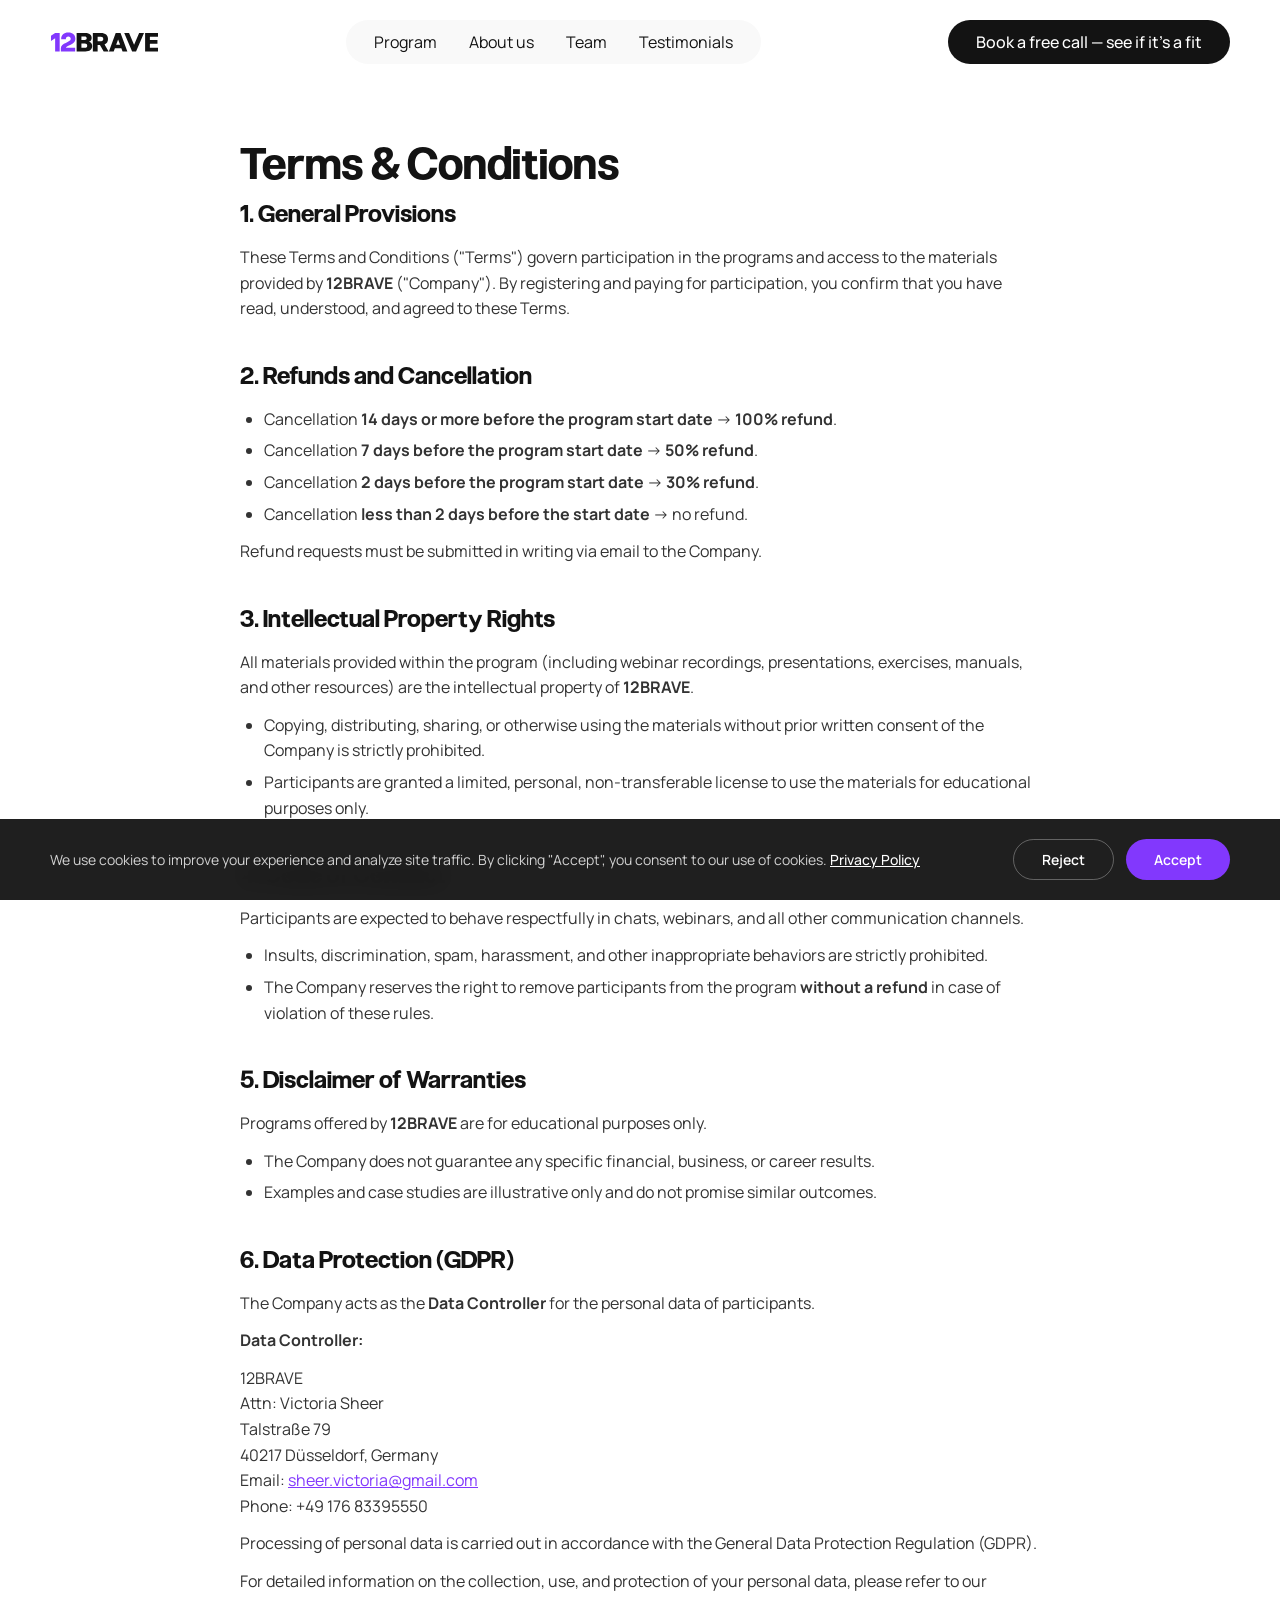
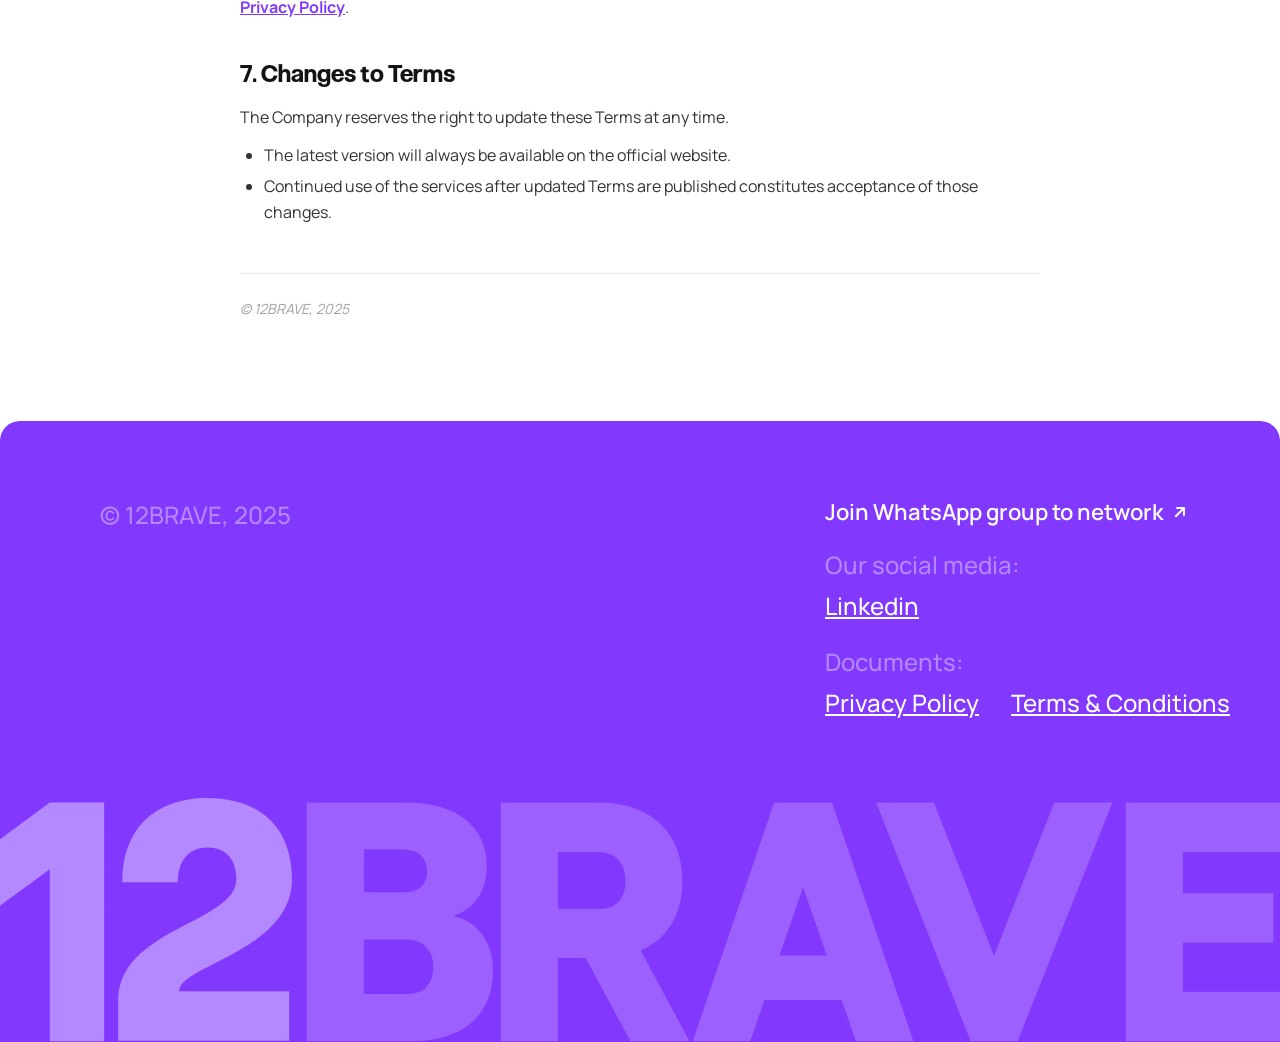
<file: terms/index.html>
<!doctype html>
<html lang="en">
  <head>
    <meta charset="UTF-8" />
    <meta name="viewport" content="width=device-width, initial-scale=1.0" />
    <title>Terms &amp; Conditions | 12BRAVE</title>
    <!-- Google Consent Mode v2 (default: denied) -->
    <script>
    window.dataLayer = window.dataLayer || [];
    function gtag(){dataLayer.push(arguments);}
    gtag('consent', 'default', {
      'ad_storage': 'denied',
      'ad_user_data': 'denied',
      'ad_personalization': 'denied',
      'analytics_storage': 'denied'
    });
    if (localStorage.getItem('cookie_consent') === 'accepted') {
      gtag('consent', 'update', {
        'ad_storage': 'granted',
        'ad_user_data': 'granted',
        'ad_personalization': 'granted',
        'analytics_storage': 'granted'
      });
    }
    </script>
    <!-- Google Tag Manager -->
    <script>(function(w,d,s,l,i){w[l]=w[l]||[];w[l].push({'gtm.start':
    new Date().getTime(),event:'gtm.js'});var f=d.getElementsByTagName(s)[0],
    j=d.createElement(s),dl=l!='dataLayer'?'&l='+l:'';j.async=true;j.src=
    'https://www.googletagmanager.com/gtm.js?id='+i+dl;f.parentNode.insertBefore(j,f);
    })(window,document,'script','dataLayer','GTM-W3VKWVWC');</script>
    <!-- End Google Tag Manager -->
    <link rel="preconnect" href="https://fonts.googleapis.com" />
    <link
      href="https://fonts.googleapis.com/css2?family=Manrope:wght@300;400;500;600;700&display=swap"
      rel="stylesheet"
    />
    <link rel="stylesheet" href="styles.css" />
    <link rel="icon" type="image/svg+xml" href="../assets/favicon.svg" />
    <link rel="apple-touch-icon" href="../assets/favicon.svg" />
    <link rel="canonical" href="https://12brave.com/terms/" />
    <meta name="description" content="12BRAVE Terms &amp; Conditions — program participation rules, refund policy, intellectual property, and code of conduct." />
    <meta property="og:type" content="website" />
    <meta property="og:url" content="https://12brave.com/terms/" />
    <meta property="og:title" content="Terms &amp; Conditions | 12BRAVE" />
    <meta property="og:description" content="12BRAVE Terms &amp; Conditions — program participation rules, refund policy, intellectual property, and code of conduct." />
  </head>
  <body>
    <!-- Google Tag Manager (noscript) -->
    <noscript><iframe src="https://www.googletagmanager.com/ns.html?id=GTM-W3VKWVWC"
    height="0" width="0" style="display:none;visibility:hidden"></iframe></noscript>
    <!-- End Google Tag Manager (noscript) -->

    <a href="#main-content" class="skip-nav">Skip to main content</a>

    <!-- ===== NAVBAR ===== -->
    <nav class="navbar" id="navbar">
      <div class="navbar-inner">
        <a href="/" class="nav-logo">
          <img src="../assets/6889cc1b3eef65d1f875fcbc_12brave.svg" alt="12BRAVE" />
        </a>
        <div class="nav-links">
          <a href="/#program">Program</a>
          <a href="/about-us/">About us</a>
          <a href="/#team">Team</a>
          <a href="/#testimonials">Testimonials</a>
        </div>
        <a href="#" class="nav-cta" data-popup="clarity">Book a free call &mdash; see if it's a fit</a>
      </div>
    </nav>

    <!-- ===== TERMS & CONDITIONS ===== -->
    <main class="legal-page" id="main-content">
      <div class="legal-container">
        <h1 class="legal-title">Terms &amp; Conditions</h1>

        <section class="legal-section">
          <h2>1. General Provisions</h2>
          <p>These Terms and Conditions ("Terms") govern participation in the programs and access to the materials provided by <strong>12BRAVE</strong> ("Company"). By registering and paying for participation, you confirm that you have read, understood, and agreed to these Terms.</p>
        </section>

        <section class="legal-section">
          <h2>2. Refunds and Cancellation</h2>
          <ul>
            <li>Cancellation <strong>14 days or more before the program start date</strong> &rarr; <strong>100% refund</strong>.</li>
            <li>Cancellation <strong>7 days before the program start date</strong> &rarr; <strong>50% refund</strong>.</li>
            <li>Cancellation <strong>2 days before the program start date</strong> &rarr; <strong>30% refund</strong>.</li>
            <li>Cancellation <strong>less than 2 days before the start date</strong> &rarr; no refund.</li>
          </ul>
          <p>Refund requests must be submitted in writing via email to the Company.</p>
        </section>

        <section class="legal-section">
          <h2>3. Intellectual Property Rights</h2>
          <p>All materials provided within the program (including webinar recordings, presentations, exercises, manuals, and other resources) are the intellectual property of <strong>12BRAVE</strong>.</p>
          <ul>
            <li>Copying, distributing, sharing, or otherwise using the materials without prior written consent of the Company is strictly prohibited.</li>
            <li>Participants are granted a limited, personal, non-transferable license to use the materials for educational purposes only.</li>
          </ul>
        </section>

        <section class="legal-section">
          <h2>4. Code of Conduct</h2>
          <p>Participants are expected to behave respectfully in chats, webinars, and all other communication channels.</p>
          <ul>
            <li>Insults, discrimination, spam, harassment, and other inappropriate behaviors are strictly prohibited.</li>
            <li>The Company reserves the right to remove participants from the program <strong>without a refund</strong> in case of violation of these rules.</li>
          </ul>
        </section>

        <section class="legal-section">
          <h2>5. Disclaimer of Warranties</h2>
          <p>Programs offered by <strong>12BRAVE</strong> are for educational purposes only.</p>
          <ul>
            <li>The Company does not guarantee any specific financial, business, or career results.</li>
            <li>Examples and case studies are illustrative only and do not promise similar outcomes.</li>
          </ul>
        </section>

        <section class="legal-section">
          <h2>6. Data Protection (GDPR)</h2>
          <p>The Company acts as the <strong>Data Controller</strong> for the personal data of participants.</p>
          <p><strong>Data Controller:</strong></p>
          <p>12BRAVE<br />
          Attn: Victoria Sheer<br />
          Talstra&szlig;e 79<br />
          40217 D&uuml;sseldorf, Germany<br />
          Email: <a href="mailto:sheer.victoria@gmail.com">sheer.victoria@gmail.com</a><br />
          Phone: +49 176 83395550</p>
          <p>Processing of personal data is carried out in accordance with the General Data Protection Regulation (GDPR).</p>
          <p>For detailed information on the collection, use, and protection of your personal data, please refer to our <a href="/privacy-policy/"><strong>Privacy Policy</strong></a>.</p>
        </section>

        <section class="legal-section">
          <h2>7. Changes to Terms</h2>
          <p>The Company reserves the right to update these Terms at any time.</p>
          <ul>
            <li>The latest version will always be available on the official website.</li>
            <li>Continued use of the services after updated Terms are published constitutes acceptance of those changes.</li>
          </ul>
        </section>

        <p class="legal-note">&copy; 12BRAVE, 2025</p>
      </div>
    </main>

    <!-- ===== FOOTER ===== -->
    <footer class="footer">
      <div class="footer-content">
        <div class="footer-left">
          <div class="footer-copy">&copy; 12BRAVE, 2025</div>
        </div>
        <div class="footer-right">
          <div class="footer-whatsapp">
            <span>Join WhatsApp group to network</span>
            <img src="../assets/68983a773e01c9cb59a66843_Link.svg" alt="" width="20" height="20" />
          </div>
          <div class="footer-group">
            <div class="footer-label">Our social media:</div>
            <div class="footer-links">
              <a href="https://www.linkedin.com/company/12brave/" target="_blank">Linkedin</a>
            </div>
          </div>
          <div class="footer-group">
            <div class="footer-label">Documents:</div>
            <div class="footer-links">
              <a href="/privacy-policy/">Privacy Policy</a>
              <a href="/terms/">Terms &amp; Conditions</a>
            </div>
          </div>
        </div>
      </div>
      <img class="footer-logo" src="../assets/68983a77b248131735a61496_12brave.svg" alt="12BRAVE" />
    </footer>

    <!-- ===== BOOK A CALL POPUP ===== -->
    <div class="popup-overlay" id="popup-clarity" style="display: none">
      <div class="popup-card">
        <button class="popup-close" id="popup-close" aria-label="Close">
          <img src="../assets/alumni/close.svg" alt="Close" />
        </button>
        <div class="popup-content">
          <img src="../assets/logo.svg" alt="12BRAVE" class="popup-logo" />
          <div class="popup-title">
            BOOK A FREE IDEA CLARITY CALL WITH 12BRAVE FOUNDERS
          </div>
          <div class="popup-desc">
            This is a call where we will tell you more about the program and
            discuss if your case is a good fit. The call is free and a mandatory
            step before joining the program
          </div>
          <div class="calendly-embed">
            <iframe
              data-src="https://calendly.com/12brave/new-meeting?hide_event_type_details=1&amp;hide_gdpr_banner=1&amp;primary_color=8238fd"
              width="100%"
              height="100%"
              frameborder="0"
              title="Select a Date &amp; Time - Calendly"
            ></iframe>
          </div>
        </div>
      </div>
    </div>

    <script>
      // Navbar scroll effect
      window.addEventListener('scroll', () => {
        document.getElementById('navbar').classList.toggle('scrolled', window.scrollY > 10);
      });

      // Book a call popup
      (function() {
        const overlay = document.getElementById('popup-clarity');
        const closeBtn = document.getElementById('popup-close');
        if (!overlay) return;

        const iframe = overlay.querySelector('.calendly-embed iframe');

        function openPopup() {
          if (iframe && iframe.dataset.src && !iframe.getAttribute('src')) {
            iframe.src = iframe.dataset.src;
          }
          overlay.style.display = 'flex';
          document.body.classList.add('popup-open');
        }

        function closePopup() {
          overlay.style.display = 'none';
          document.body.classList.remove('popup-open');
        }

        document.querySelectorAll('[data-popup="clarity"]').forEach(btn => {
          btn.addEventListener('click', (e) => {
            e.preventDefault();
            openPopup();
          });
        });

        if (closeBtn) closeBtn.addEventListener('click', closePopup);

        overlay.addEventListener('click', (e) => {
          if (e.target === overlay) closePopup();
        });

        document.addEventListener('keydown', (e) => {
          if (e.key === 'Escape' && overlay.style.display === 'flex') closePopup();
        });
      })();
    </script>

    <!-- ===== COOKIE BANNER ===== -->
    <div class="cookie-banner" id="cookie-banner">
      <div class="cookie-banner-inner">
        <p class="cookie-text">We use cookies to improve your experience and analyze site traffic. By clicking "Accept", you consent to our use of cookies. <a href="/privacy-policy/">Privacy Policy</a></p>
        <div class="cookie-buttons">
          <button class="cookie-btn cookie-btn-reject" id="cookie-reject">Reject</button>
          <button class="cookie-btn cookie-btn-accept" id="cookie-accept">Accept</button>
        </div>
      </div>
    </div>
    <script>
    (function(){
      var banner = document.getElementById('cookie-banner');
      if (!banner || localStorage.getItem('cookie_consent')) return;
      banner.style.display = 'flex';
      document.getElementById('cookie-accept').addEventListener('click', function(){
        localStorage.setItem('cookie_consent', 'accepted');
        gtag('consent', 'update', {
          'ad_storage': 'granted',
          'ad_user_data': 'granted',
          'ad_personalization': 'granted',
          'analytics_storage': 'granted'
        });
        banner.style.display = 'none';
      });
      document.getElementById('cookie-reject').addEventListener('click', function(){
        localStorage.setItem('cookie_consent', 'rejected');
        banner.style.display = 'none';
      });
    })();
    </script>
  </body>
</html>
</file>
<file: about-us/styles.css>
/* ================================================================
   12BRAVE About Us – Stylesheet
   Font: Manrope | Primary: #8238fd | Dark: #131313
   ================================================================ */

/* === FONTS === */
@font-face {
  font-family: 'Nonbureau';
  src: url('../assets/fonts/NonBureau-SemiBold.woff2') format('woff2');
  font-weight: 600;
  font-style: normal;
  font-display: swap;
}

/* === RESET === */
*,
*::before,
*::after {
  margin: 0;
  padding: 0;
  box-sizing: border-box;
}

html {
  scroll-behavior: smooth;
  scroll-padding-top: 100px;
}

body {
  font-family: 'Manrope', sans-serif;
  color: #333;
  background: #fff;
  font-size: 14px;
  line-height: 20px;
  overflow-x: hidden;
  -webkit-font-smoothing: antialiased;
}

a {
  text-decoration: none;
  color: inherit;
  cursor: pointer;
}

ul, ol {
  list-style: none;
}

img {
  max-width: 100%;
  display: block;
}

h1, h2, h3, h4 {
  font-family: 'Nonbureau', Arial, sans-serif;
  color: #131313;
  font-weight: 600;
}

button {
  font-family: inherit;
  cursor: pointer;
}

/* === SKIP NAV === */
.skip-nav {
  position: absolute;
  top: -100%;
  left: 16px;
  z-index: 100000;
  background: #8238fd;
  color: #fff;
  padding: 12px 24px;
  border-radius: 0 0 8px 8px;
  font-size: 14px;
  font-weight: 600;
  text-decoration: none;
  transition: top 0.2s;
}

.skip-nav:focus {
  top: 0;
}

/* ================================================================
   NAVBAR
   ================================================================ */
.navbar {
  position: fixed;
  top: 0;
  left: 0;
  right: 0;
  z-index: 9999;
  transition: background 0.3s, backdrop-filter 0.3s;
}

.navbar.scrolled {
  background: rgba(255, 255, 255, 0.92);
  backdrop-filter: blur(12px);
  -webkit-backdrop-filter: blur(12px);
}

.navbar-inner {
  width: 100%;
  height: 84px;
  display: flex;
  align-items: center;
  justify-content: space-between;
  padding: 0 50px;
}

.nav-logo img {
  width: 108px;
}

.nav-links {
  display: flex;
  gap: 2rem;
  background-color: #f9f9f9;
  border-radius: 1.75rem;
  padding: 0.75rem 1.75rem;
}

.nav-links a {
  font-size: 16px;
  font-weight: 400;
  color: #131313;
  transition: color 0.3s;
}

.nav-links a:hover,
.nav-links a.active {
  color: #8238fd;
}

.nav-cta {
  display: inline-flex;
  align-items: center;
  background: #131313;
  color: #fff;
  border-radius: 27px;
  padding: 12px 28px;
  font-size: 16px;
  font-weight: 500;
  transition: background 0.2s;
  border: none;
}

.nav-cta:hover {
  background-color: #8238fd;
}

/* ================================================================
   ABOUT US HERO SECTION
   ================================================================ */
.about-us-hero-section {
  width: 100%;
  padding: 96px 50px 150px;
  display: flex;
  flex-direction: column;
  gap: 10px;
}

.about-us-cont {
  background-color: #f2e5ff;
  background-image: url('../assets/688c71f733359befadfe8da6_dxd-min.png');
  background-position: 700px -250px;
  background-repeat: no-repeat;
  background-size: auto;
  border-radius: 20px;
  padding: 100px 50px;
  display: flex;
  flex-direction: column;
  gap: 60px;
  overflow: hidden;
}

/* --- Title wrapper --- */
.about-us-title-wrapper {
  display: flex;
  flex-direction: column;
  gap: 16px;
  max-width: 720px;
}

.about-title {
  font-family: 'Nonbureau', Arial, sans-serif;
  font-size: 44px;
  line-height: 44px;
  font-weight: 600;
  color: #131313;
  max-width: 720px;
}

.about-text-block {
  display: flex;
  flex-direction: column;
  gap: 16px;
  max-width: 720px;
  font-size: 18px;
  line-height: 1.45;
  color: #131313;
}

/* --- Services --- */
.about-us-services {
  display: flex;
  gap: 44px;
  max-width: 1014px;
}

.about-us-services-wrapper {
  display: flex;
  flex-direction: column;
  gap: 44px;
  max-width: 1014px;
  width: 100%;
}

.about-us-services-title-wrapper {
  display: flex;
  flex-direction: column;
  gap: 16px;
}

.about-subtitle {
  font-family: 'Nonbureau', Arial, sans-serif;
  font-size: 44px;
  line-height: 44px;
  font-weight: 600;
  color: #131313;
  display: flex;
  flex-direction: column;
}

.about-desc {
  font-size: 18px;
  line-height: 1.45;
  color: #131313;
}

.about-us-services-icons-wrapper {
  display: flex;
  gap: 120px;
}

.about-us-services-icon {
  display: flex;
  flex-direction: column;
  gap: 12px;
  align-items: center;
  width: 200px;
}

.about-us-services-icon img {
  width: 100px;
  height: 100px;
}

.icon-label {
  font-size: 16px;
  font-weight: 600;
  color: #131313;
  text-align: center;
}

.about-body-text {
  font-size: 18px;
  line-height: 1.45;
  color: #131313;
  max-width: 1000px;
}

/* --- Community Block --- */
.about-us-community-cont {
  background-color: #8238fd;
  background-image: url('../assets/Frame-1948756476-min.png');
  background-position: right bottom;
  background-repeat: no-repeat;
  background-size: auto 100%;
  border-radius: 20px;
  padding: 64px 44px;
  display: flex;
  flex-direction: column;
  gap: 44px;
  justify-content: center;
  align-items: flex-start;
}

.about-us-community-title-wrapper {
  display: flex;
  flex-direction: column;
  gap: 16px;
  max-width: 1014px;
}

.community-title {
  font-family: 'Nonbureau', Arial, sans-serif;
  font-size: 44px;
  line-height: 44px;
  font-weight: 600;
  color: #fff;
}

.community-text {
  font-size: 18px;
  line-height: 1.45;
  color: #fff;
}

.community-button {
  background: #fff;
  color: #333;
  font-size: 20px;
  font-weight: 500;
  padding: 24px 44px;
  border-radius: 100px;
  border: 1px solid #fff;
  max-width: 270px;
  display: flex;
  justify-content: center;
  align-items: center;
  cursor: pointer;
  transition: opacity 0.2s;
}

.community-button:hover {
  opacity: 0.9;
}

/* --- Team Profiles --- */
.about-us-team {
  display: flex;
  gap: 20px;
  justify-content: center;
  align-items: stretch;
}

.about-us-team-info {
  background: #fff;
  border-radius: 20px;
  padding: 44px;
  display: flex;
  flex-direction: column;
  gap: 50px;
  justify-content: space-between;
  align-items: flex-start;
  flex: 1;
  max-width: 490px;
}

.about-us-team-info-card {
  display: flex;
  flex-direction: column;
  gap: 32px;
}

.about-us-team-info-photo-wrapper {
  display: flex;
  flex-direction: column;
  gap: 20px;
}

.team-photo {
  width: 100%;
  border-radius: 24px;
  object-fit: cover;
}

.team-name-wrapper {
  display: flex;
  flex-direction: column;
  gap: 4px;
}

.team-name {
  font-size: 22px;
  font-weight: 600;
  color: #131313;
  line-height: 22px;
}

.team-location {
  font-size: 16px;
  color: rgba(19, 19, 19, 0.4);
  line-height: 1.3;
}

.team-bio {
  display: flex;
  flex-direction: column;
  gap: 20px;
  font-size: 16px;
  line-height: 1.3;
  color: #131313;
}

.team-logos-section {
  display: flex;
  flex-direction: column;
  gap: 10px;
}

.team-logos-label {
  font-size: 18px;
  font-weight: 700;
  color: #131313;
}

.team-logos-row {
  display: flex;
  gap: 23px;
  align-items: center;
  flex-wrap: wrap;
}

.team-logos-row img {
  object-fit: contain;
  max-height: 50px;
}

.linkedin-button {
  display: flex;
  gap: 6px;
  align-items: center;
  cursor: pointer;
  transition: opacity 0.2s;
}

.linkedin-button span {
  font-size: 18px;
  font-weight: 600;
  color: #131313;
}

.linkedin-button:hover {
  opacity: 0.7;
}

/* --- Partners --- */
.about-us-partners {
  display: flex;
  gap: 20px;
  align-items: center;
  justify-content: space-between;
  width: 100%;
}

.partners-title {
  font-family: 'Nonbureau', Arial, sans-serif;
  font-size: 66px;
  font-weight: 600;
  color: #131313;
  line-height: 0.93;
}

.partners-logo-wrapper {
  background: #fff;
  border-radius: 20px;
  padding: 24px 80px;
  display: flex;
  gap: 44px;
  justify-content: center;
  align-items: center;
  max-width: 610px;
}

.partners-logo-wrapper img {
  max-height: 87px;
  object-fit: contain;
}

/* ================================================================
   CTA SECTION
   ================================================================ */
.cta-section {
  width: 100%;
  padding: 0 50px 150px;
  display: flex;
  flex-direction: column;
}

.cta-cont {
  background-color: #8238fd;
  background-image: url('../assets/68983a38ba0beecdb71f52b3_Frame-31.png');
  background-position: center center;
  background-repeat: no-repeat;
  background-size: cover;
  border-radius: 20px;
  padding: 100px 50px;
  display: flex;
  flex-direction: column;
  gap: 60px;
  align-items: center;
  position: relative;
}

.cta-title-wrapper {
  display: flex;
  flex-direction: column;
  gap: 20px;
  align-items: center;
}

.cta-title {
  font-family: 'Nonbureau', Arial, sans-serif;
  font-size: 64px;
  line-height: 64px;
  font-weight: 600;
  color: #fff;
  text-align: center;
}

.cta-desc {
  font-size: 18px;
  font-weight: 500;
  line-height: 1.5;
  color: #fff;
  text-align: center;
}

.cta-button {
  background: #fff;
  color: #131313;
  font-size: 20px;
  font-weight: 500;
  padding: 24px 100px;
  border-radius: 100px;
  border: 1px solid #fff;
  max-width: 550px;
  width: 550px;
  text-align: center;
  cursor: pointer;
  transition: opacity 0.2s;
}

.cta-button:hover {
  opacity: 0.9;
}

/* ================================================================
   FOOTER
   ================================================================ */
.footer {
  background: #8238fd;
  border-radius: 20px 20px 0 0;
  width: 100%;
  padding: 80px 0 0;
  display: flex;
  flex-direction: column;
  gap: 80px;
  align-items: center;
  overflow: hidden;
}

.footer-content {
  width: 100%;
  display: flex;
  gap: 60px;
  justify-content: center;
  align-items: flex-start;
  padding: 0 50px;
}

.footer-left {
  flex: 1;
  display: flex;
  flex-direction: column;
  gap: 22px;
  padding: 0 50px;
}

.footer-copy {
  font-size: 24px;
  font-weight: 500;
  color: rgba(255, 255, 255, 0.4);
  line-height: 1.2;
}

.footer-right {
  display: flex;
  flex-direction: column;
  gap: 28px;
  max-width: 569px;
}

.footer-whatsapp {
  display: flex;
  gap: 6px;
  align-items: center;
  cursor: pointer;
}

.footer-whatsapp span {
  font-size: 22px;
  font-weight: 600;
  color: #fff;
  line-height: 22px;
}

.footer-group {
  display: flex;
  flex-direction: column;
  gap: 12px;
}

.footer-label {
  font-size: 24px;
  font-weight: 500;
  color: rgba(255, 255, 255, 0.4);
  line-height: 1.2;
}

.footer-links {
  display: flex;
  gap: 32px;
}

.footer-links a {
  font-size: 24px;
  font-weight: 500;
  color: #fff;
  line-height: 1.2;
  text-decoration: underline;
}

.footer-links a:hover {
  opacity: 0.8;
}

.footer-logo {
  width: 100%;
  max-width: 1440px;
  align-self: center;
}

/* ================================================================
   POPUP
   ================================================================ */
.popup-overlay {
  position: fixed;
  top: 0;
  left: 0;
  right: 0;
  bottom: 0;
  z-index: 99999;
  background: rgba(0, 0, 0, 0.5);
  display: flex;
  overflow-y: auto;
  padding: 40px 20px;
  justify-content: center;
  align-items: center;
}

.popup-card {
  position: relative;
  width: 100%;
  max-width: 600px;
  background: #fff;
  border-radius: 20px;
  padding: 44px;
  display: flex;
  flex-direction: column;
}

.popup-logo {
  height: 28px;
  width: auto;
  margin-bottom: 24px;
}

.popup-title {
  font-family: 'Nonbureau', Arial, sans-serif;
  font-size: 18px;
  font-weight: 700;
  color: #131313;
  line-height: 1.4;
  margin-bottom: 16px;
  letter-spacing: 0.5px;
}

.popup-desc {
  font-size: 14px;
  color: #888;
  line-height: 1.6;
  margin-bottom: 20px;
}

.calendly-embed {
  width: 100%;
  height: 660px;
  min-width: 320px;
}

.calendly-embed iframe {
  width: 100%;
  height: 100%;
  border: none;
}

.popup-close {
  position: absolute;
  top: 20px;
  right: 20px;
  width: 44px;
  height: 44px;
  background: none;
  border: 1px solid #e0e0e0;
  border-radius: 50%;
  font-size: 24px;
  color: #333;
  display: flex;
  align-items: center;
  justify-content: center;
  cursor: pointer;
  transition: background 0.2s;
}

.popup-close:hover {
  background: #f5f5f5;
}

body.popup-open {
  overflow: hidden;
}

.popup-close-icon {
  position: absolute;
  top: 20px;
  right: 20px;
  width: 44px;
  height: 44px;
  cursor: pointer;
  transition: opacity 0.2s;
}

.popup-close-icon:hover {
  opacity: 0.6;
}

.popup-form-title {
  font-family: 'Nonbureau', Arial, sans-serif;
  font-size: 32px;
  font-weight: 600;
  color: #131313;
  margin-bottom: 24px;
}

.popup-form {
  display: flex;
  flex-direction: column;
  gap: 12px;
}

.popup-form input[type="text"],
.popup-form input[type="email"],
.popup-form input[type="tel"] {
  width: 100%;
  padding: 16px 20px;
  border: none;
  border-bottom: 1px solid #e0e0e0;
  background: #f5f5f5;
  font-family: 'Manrope', sans-serif;
  font-size: 16px;
  color: #131313;
  outline: none;
  transition: border-color 0.2s;
}

.popup-form input[type="text"]:focus,
.popup-form input[type="email"]:focus,
.popup-form input[type="tel"]:focus {
  border-bottom-color: #8238fd;
}

.popup-checkbox {
  display: flex;
  align-items: flex-start;
  gap: 8px;
  font-size: 14px;
  color: #555;
  cursor: pointer;
  margin-top: 8px;
}

.popup-checkbox input[type="checkbox"] {
  margin-top: 3px;
  flex-shrink: 0;
}

.popup-submit {
  background: #8238fd;
  color: #fff;
  border: none;
  border-radius: 100px;
  padding: 18px 44px;
  font-family: 'Manrope', sans-serif;
  font-size: 18px;
  font-weight: 600;
  cursor: pointer;
  transition: opacity 0.2s;
  margin-top: 12px;
  align-self: flex-start;
}

.popup-submit:hover {
  opacity: 0.85;
}

.popup-card-wide {
  max-width: 700px;
}

/* ================================================================
   RESPONSIVE
   ================================================================ */
@media (max-width: 991px) {
  .navbar-inner {
    padding: 0 30px;
  }

  .nav-cta {
    display: none;
  }

  .about-us-hero-section {
    padding: 96px 30px 100px;
  }

  .about-us-cont {
    padding: 60px 30px;
    background-size: 300px auto;
  }

  .about-title,
  .about-subtitle {
    font-size: 36px;
    line-height: 36px;
  }

  .about-us-services-icons-wrapper {
    gap: 40px;
  }

  .about-us-team {
    flex-direction: column;
    align-items: center;
  }

  .about-us-team-info {
    max-width: 100%;
  }

  .about-us-partners {
    flex-direction: column;
    align-items: flex-start;
  }

  .partners-logo-wrapper {
    max-width: 100%;
    padding: 24px 40px;
    flex-wrap: wrap;
  }

  .cta-section {
    padding: 0 30px 100px;
  }

  .cta-title {
    font-size: 44px;
    line-height: 44px;
  }

  .cta-button {
    width: auto;
    padding: 24px 60px;
  }

  .community-title {
    font-size: 36px;
    line-height: 36px;
  }

  .partners-title {
    font-size: 44px;
  }
}

@media (max-width: 767px) {
  .nav-links {
    display: none;
  }

  .about-us-hero-section {
    padding: 96px 16px 60px;
  }

  .about-us-cont {
    padding: 40px 20px;
    gap: 40px;
    background-size: 200px auto;
  }

  .about-title,
  .about-subtitle {
    font-size: 28px;
    line-height: 32px;
  }

  .about-text-block,
  .about-desc,
  .about-body-text,
  .community-text {
    font-size: 16px;
  }

  .about-us-services-icons-wrapper {
    flex-direction: column;
    gap: 24px;
    align-items: center;
  }

  .about-us-community-cont {
    padding: 40px 24px;
    gap: 32px;
  }

  .community-title {
    font-size: 28px;
    line-height: 32px;
  }

  .community-button {
    padding: 18px 32px;
    font-size: 16px;
  }

  .about-us-team-info {
    padding: 24px;
    gap: 32px;
  }

  .team-logos-row {
    gap: 12px;
  }

  .about-us-partners {
    gap: 16px;
  }

  .partners-title {
    font-size: 36px;
  }

  .partners-logo-wrapper {
    padding: 20px 24px;
    gap: 20px;
  }

  .cta-section {
    padding: 0 16px 60px;
  }

  .cta-cont {
    padding: 60px 24px;
    gap: 40px;
  }

  .cta-title {
    font-size: 32px;
    line-height: 36px;
  }

  .cta-button {
    width: 100%;
    max-width: 100%;
    padding: 20px 40px;
    font-size: 16px;
  }

  .footer {
    padding: 40px 0 0;
    gap: 40px;
  }

  .footer-content {
    flex-direction: column;
    gap: 32px;
    padding: 0 24px;
  }

  .footer-left {
    padding: 0;
  }

  .footer-copy,
  .footer-label,
  .footer-links a {
    font-size: 18px;
  }

  .footer-whatsapp span {
    font-size: 18px;
  }
}

/* ================================================================
   COOKIE BANNER
   ================================================================ */
.cookie-banner {
  display: none;
  position: fixed;
  bottom: 0;
  left: 0;
  right: 0;
  z-index: 99998;
  background: rgba(19, 19, 19, 0.95);
  backdrop-filter: blur(12px);
  -webkit-backdrop-filter: blur(12px);
  padding: 20px 50px;
  justify-content: center;
}

.cookie-banner-inner {
  max-width: 1200px;
  width: 100%;
  display: flex;
  align-items: center;
  justify-content: space-between;
  gap: 32px;
}

.cookie-text {
  font-size: 14px;
  line-height: 1.5;
  color: rgba(255, 255, 255, 0.8);
  flex: 1;
}

.cookie-text a {
  color: #fff;
  text-decoration: underline;
  font-weight: 500;
}

.cookie-text a:hover {
  color: #c4a0ff;
}

.cookie-buttons {
  display: flex;
  gap: 12px;
  flex-shrink: 0;
}

.cookie-btn {
  padding: 10px 28px;
  border-radius: 100px;
  font-family: 'Manrope', sans-serif;
  font-size: 14px;
  font-weight: 600;
  cursor: pointer;
  border: none;
  transition: opacity 0.2s;
}

.cookie-btn:hover {
  opacity: 0.85;
}

.cookie-btn-accept {
  background: #8238fd;
  color: #fff;
}

.cookie-btn-reject {
  background: transparent;
  color: #fff;
  border: 1px solid rgba(255, 255, 255, 0.3);
}

@media (max-width: 768px) {
  .cookie-banner {
    padding: 20px 16px;
  }

  .cookie-banner-inner {
    flex-direction: column;
    gap: 16px;
    text-align: center;
  }

  .cookie-buttons {
    width: 100%;
    justify-content: center;
  }
}
</file>
<file: privacy-policy/styles.css>
/* ================================================================
   12BRAVE Legal Pages – Stylesheet
   Font: Manrope | Primary: #8238fd | Dark: #131313
   ================================================================ */

/* === FONTS === */
@font-face {
  font-family: 'Nonbureau';
  src: url('../assets/fonts/NonBureau-SemiBold.woff2') format('woff2');
  font-weight: 600;
  font-style: normal;
  font-display: swap;
}

/* === RESET === */
*,
*::before,
*::after {
  margin: 0;
  padding: 0;
  box-sizing: border-box;
}

html {
  scroll-behavior: smooth;
  scroll-padding-top: 100px;
}

body {
  font-family: 'Manrope', sans-serif;
  color: #333;
  background: #fff;
  font-size: 14px;
  line-height: 20px;
  overflow-x: hidden;
  -webkit-font-smoothing: antialiased;
}

a {
  text-decoration: none;
  color: inherit;
  cursor: pointer;
}

ul, ol {
  list-style: none;
}

img {
  max-width: 100%;
  display: block;
}

h1, h2, h3, h4 {
  font-family: 'Nonbureau', Arial, sans-serif;
  color: #131313;
  font-weight: 600;
}

button {
  font-family: inherit;
  cursor: pointer;
}

/* === SKIP NAV === */
.skip-nav {
  position: absolute;
  top: -100%;
  left: 16px;
  z-index: 100000;
  background: #8238fd;
  color: #fff;
  padding: 12px 24px;
  border-radius: 0 0 8px 8px;
  font-size: 14px;
  font-weight: 600;
  text-decoration: none;
  transition: top 0.2s;
}

.skip-nav:focus {
  top: 0;
}

/* ================================================================
   NAVBAR
   ================================================================ */
.navbar {
  position: fixed;
  top: 0;
  left: 0;
  right: 0;
  z-index: 9999;
  transition: background 0.3s, backdrop-filter 0.3s;
}

.navbar.scrolled {
  background: rgba(255, 255, 255, 0.92);
  backdrop-filter: blur(12px);
  -webkit-backdrop-filter: blur(12px);
}

.navbar-inner {
  width: 100%;
  height: 84px;
  display: flex;
  align-items: center;
  justify-content: space-between;
  padding: 0 50px;
}

.nav-logo img {
  width: 108px;
}

.nav-links {
  display: flex;
  gap: 2rem;
  background-color: #f9f9f9;
  border-radius: 1.75rem;
  padding: 0.75rem 1.75rem;
}

.nav-links a {
  font-size: 16px;
  font-weight: 400;
  color: #131313;
  transition: color 0.3s;
}

.nav-links a:hover,
.nav-links a.active {
  color: #8238fd;
}

.nav-cta {
  display: inline-flex;
  align-items: center;
  background: #131313;
  color: #fff;
  border-radius: 27px;
  padding: 12px 28px;
  font-size: 16px;
  font-weight: 500;
  transition: background 0.2s;
  border: none;
}

.nav-cta:hover {
  background-color: #8238fd;
}

/* ================================================================
   LEGAL PAGE CONTENT
   ================================================================ */
.legal-page {
  width: 100%;
  padding: 140px 50px 100px;
}

.legal-container {
  max-width: 800px;
  margin: 0 auto;
}

.legal-title {
  font-family: 'Nonbureau', Arial, sans-serif;
  font-size: 44px;
  line-height: 1.1;
  font-weight: 600;
  color: #131313;
  margin-bottom: 12px;
}

.legal-updated {
  font-size: 14px;
  color: rgba(19, 19, 19, 0.4);
  margin-bottom: 48px;
}

.legal-section {
  margin-bottom: 40px;
}

.legal-section h2 {
  font-family: 'Nonbureau', Arial, sans-serif;
  font-size: 24px;
  line-height: 1.2;
  font-weight: 600;
  color: #131313;
  margin-bottom: 16px;
}

.legal-section h3 {
  font-family: 'Manrope', sans-serif;
  font-size: 16px;
  line-height: 1.4;
  font-weight: 700;
  color: #131313;
  margin-top: 20px;
  margin-bottom: 10px;
}

.legal-section p {
  font-size: 16px;
  line-height: 1.6;
  color: #333;
  margin-bottom: 12px;
}

.legal-section p:last-child {
  margin-bottom: 0;
}

.legal-section ul {
  list-style: disc;
  padding-left: 24px;
  margin-bottom: 12px;
}

.legal-section ul li {
  font-size: 16px;
  line-height: 1.6;
  color: #333;
  margin-bottom: 6px;
}

.legal-section a {
  color: #8238fd;
  text-decoration: underline;
}

.legal-section a:hover {
  opacity: 0.8;
}

.legal-note {
  font-size: 14px;
  line-height: 1.6;
  color: rgba(19, 19, 19, 0.4);
  font-style: italic;
  margin-top: 48px;
  padding-top: 24px;
  border-top: 1px solid #eee;
}

/* ================================================================
   FOOTER
   ================================================================ */
.footer {
  background: #8238fd;
  border-radius: 20px 20px 0 0;
  width: 100%;
  padding: 80px 0 0;
  display: flex;
  flex-direction: column;
  gap: 80px;
  align-items: center;
  overflow: hidden;
}

.footer-content {
  width: 100%;
  display: flex;
  gap: 60px;
  justify-content: center;
  align-items: flex-start;
  padding: 0 50px;
}

.footer-left {
  flex: 1;
  display: flex;
  flex-direction: column;
  gap: 22px;
  padding: 0 50px;
}

.footer-copy {
  font-size: 24px;
  font-weight: 500;
  color: rgba(255, 255, 255, 0.4);
  line-height: 1.2;
}

.footer-right {
  display: flex;
  flex-direction: column;
  gap: 28px;
  max-width: 569px;
}

.footer-whatsapp {
  display: flex;
  gap: 6px;
  align-items: center;
  cursor: pointer;
}

.footer-whatsapp span {
  font-size: 22px;
  font-weight: 600;
  color: #fff;
  line-height: 22px;
}

.footer-group {
  display: flex;
  flex-direction: column;
  gap: 12px;
}

.footer-label {
  font-size: 24px;
  font-weight: 500;
  color: rgba(255, 255, 255, 0.4);
  line-height: 1.2;
}

.footer-links {
  display: flex;
  gap: 32px;
}

.footer-links a {
  font-size: 24px;
  font-weight: 500;
  color: #fff;
  line-height: 1.2;
  text-decoration: underline;
}

.footer-links a:hover {
  opacity: 0.8;
}

.footer-logo {
  width: 100%;
  max-width: 1440px;
  align-self: center;
}

/* ================================================================
   POPUP
   ================================================================ */
.popup-overlay {
  position: fixed;
  top: 0;
  left: 0;
  right: 0;
  bottom: 0;
  z-index: 99999;
  background: rgba(0, 0, 0, 0.5);
  display: flex;
  overflow-y: auto;
  padding: 40px 20px;
  justify-content: center;
  align-items: center;
}

.popup-card {
  position: relative;
  width: 100%;
  max-width: 600px;
  background: #fff;
  border-radius: 20px;
  padding: 44px;
  display: flex;
  flex-direction: column;
}

.popup-logo {
  height: 28px;
  width: auto;
  margin-bottom: 24px;
}

.popup-title {
  font-family: 'Nonbureau', Arial, sans-serif;
  font-size: 18px;
  font-weight: 700;
  color: #131313;
  line-height: 1.4;
  margin-bottom: 16px;
  letter-spacing: 0.5px;
}

.popup-desc {
  font-size: 14px;
  color: #888;
  line-height: 1.6;
  margin-bottom: 20px;
}

.calendly-embed {
  width: 100%;
  height: 660px;
  min-width: 320px;
}

.calendly-embed iframe {
  width: 100%;
  height: 100%;
  border: none;
}

.popup-close {
  position: absolute;
  top: 20px;
  right: 20px;
  width: 44px;
  height: 44px;
  background: none;
  border: 1px solid #e0e0e0;
  border-radius: 50%;
  font-size: 24px;
  color: #333;
  display: flex;
  align-items: center;
  justify-content: center;
  cursor: pointer;
  transition: background 0.2s;
}

.popup-close:hover {
  background: #f5f5f5;
}

body.popup-open {
  overflow: hidden;
}

/* ================================================================
   RESPONSIVE
   ================================================================ */
@media (max-width: 991px) {
  .navbar-inner {
    padding: 0 30px;
  }

  .nav-cta {
    display: none;
  }

  .legal-page {
    padding: 120px 30px 80px;
  }

  .legal-title {
    font-size: 36px;
  }
}

@media (max-width: 767px) {
  .nav-links {
    display: none;
  }

  .legal-page {
    padding: 100px 16px 60px;
  }

  .legal-title {
    font-size: 28px;
  }

  .legal-section h2 {
    font-size: 20px;
  }

  .legal-section p,
  .legal-section ul li {
    font-size: 15px;
  }

  .footer {
    padding: 40px 0 0;
    gap: 40px;
  }

  .footer-content {
    flex-direction: column;
    gap: 32px;
    padding: 0 24px;
  }

  .footer-left {
    padding: 0;
  }

  .footer-copy,
  .footer-label,
  .footer-links a {
    font-size: 18px;
  }

  .footer-whatsapp span {
    font-size: 18px;
  }
}

/* ================================================================
   COOKIE BANNER
   ================================================================ */
.cookie-banner {
  display: none;
  position: fixed;
  bottom: 0;
  left: 0;
  right: 0;
  z-index: 99998;
  background: rgba(19, 19, 19, 0.95);
  backdrop-filter: blur(12px);
  -webkit-backdrop-filter: blur(12px);
  padding: 20px 50px;
  justify-content: center;
}

.cookie-banner-inner {
  max-width: 1200px;
  width: 100%;
  display: flex;
  align-items: center;
  justify-content: space-between;
  gap: 32px;
}

.cookie-text {
  font-size: 14px;
  line-height: 1.5;
  color: rgba(255, 255, 255, 0.8);
  flex: 1;
}

.cookie-text a {
  color: #fff;
  text-decoration: underline;
  font-weight: 500;
}

.cookie-text a:hover {
  color: #c4a0ff;
}

.cookie-buttons {
  display: flex;
  gap: 12px;
  flex-shrink: 0;
}

.cookie-btn {
  padding: 10px 28px;
  border-radius: 100px;
  font-family: 'Manrope', sans-serif;
  font-size: 14px;
  font-weight: 600;
  cursor: pointer;
  border: none;
  transition: opacity 0.2s;
}

.cookie-btn:hover {
  opacity: 0.85;
}

.cookie-btn-accept {
  background: #8238fd;
  color: #fff;
}

.cookie-btn-reject {
  background: transparent;
  color: #fff;
  border: 1px solid rgba(255, 255, 255, 0.3);
}

@media (max-width: 768px) {
  .cookie-banner {
    padding: 20px 16px;
  }

  .cookie-banner-inner {
    flex-direction: column;
    gap: 16px;
    text-align: center;
  }

  .cookie-buttons {
    width: 100%;
    justify-content: center;
  }
}
</file>
<file: terms/styles.css>
/* ================================================================
   12BRAVE Legal Pages – Stylesheet
   Font: Manrope | Primary: #8238fd | Dark: #131313
   ================================================================ */

/* === FONTS === */
@font-face {
  font-family: 'Nonbureau';
  src: url('../assets/fonts/NonBureau-SemiBold.woff2') format('woff2');
  font-weight: 600;
  font-style: normal;
  font-display: swap;
}

/* === RESET === */
*,
*::before,
*::after {
  margin: 0;
  padding: 0;
  box-sizing: border-box;
}

html {
  scroll-behavior: smooth;
  scroll-padding-top: 100px;
}

body {
  font-family: 'Manrope', sans-serif;
  color: #333;
  background: #fff;
  font-size: 14px;
  line-height: 20px;
  overflow-x: hidden;
  -webkit-font-smoothing: antialiased;
}

a {
  text-decoration: none;
  color: inherit;
  cursor: pointer;
}

ul, ol {
  list-style: none;
}

img {
  max-width: 100%;
  display: block;
}

h1, h2, h3, h4 {
  font-family: 'Nonbureau', Arial, sans-serif;
  color: #131313;
  font-weight: 600;
}

button {
  font-family: inherit;
  cursor: pointer;
}

/* === SKIP NAV === */
.skip-nav {
  position: absolute;
  top: -100%;
  left: 16px;
  z-index: 100000;
  background: #8238fd;
  color: #fff;
  padding: 12px 24px;
  border-radius: 0 0 8px 8px;
  font-size: 14px;
  font-weight: 600;
  text-decoration: none;
  transition: top 0.2s;
}

.skip-nav:focus {
  top: 0;
}

/* ================================================================
   NAVBAR
   ================================================================ */
.navbar {
  position: fixed;
  top: 0;
  left: 0;
  right: 0;
  z-index: 9999;
  transition: background 0.3s, backdrop-filter 0.3s;
}

.navbar.scrolled {
  background: rgba(255, 255, 255, 0.92);
  backdrop-filter: blur(12px);
  -webkit-backdrop-filter: blur(12px);
}

.navbar-inner {
  width: 100%;
  height: 84px;
  display: flex;
  align-items: center;
  justify-content: space-between;
  padding: 0 50px;
}

.nav-logo img {
  width: 108px;
}

.nav-links {
  display: flex;
  gap: 2rem;
  background-color: #f9f9f9;
  border-radius: 1.75rem;
  padding: 0.75rem 1.75rem;
}

.nav-links a {
  font-size: 16px;
  font-weight: 400;
  color: #131313;
  transition: color 0.3s;
}

.nav-links a:hover,
.nav-links a.active {
  color: #8238fd;
}

.nav-cta {
  display: inline-flex;
  align-items: center;
  background: #131313;
  color: #fff;
  border-radius: 27px;
  padding: 12px 28px;
  font-size: 16px;
  font-weight: 500;
  transition: background 0.2s;
  border: none;
}

.nav-cta:hover {
  background-color: #8238fd;
}

/* ================================================================
   LEGAL PAGE CONTENT
   ================================================================ */
.legal-page {
  width: 100%;
  padding: 140px 50px 100px;
}

.legal-container {
  max-width: 800px;
  margin: 0 auto;
}

.legal-title {
  font-family: 'Nonbureau', Arial, sans-serif;
  font-size: 44px;
  line-height: 1.1;
  font-weight: 600;
  color: #131313;
  margin-bottom: 12px;
}

.legal-updated {
  font-size: 14px;
  color: rgba(19, 19, 19, 0.4);
  margin-bottom: 48px;
}

.legal-section {
  margin-bottom: 40px;
}

.legal-section h2 {
  font-family: 'Nonbureau', Arial, sans-serif;
  font-size: 24px;
  line-height: 1.2;
  font-weight: 600;
  color: #131313;
  margin-bottom: 16px;
}

.legal-section h3 {
  font-family: 'Manrope', sans-serif;
  font-size: 16px;
  line-height: 1.4;
  font-weight: 700;
  color: #131313;
  margin-top: 20px;
  margin-bottom: 10px;
}

.legal-section p {
  font-size: 16px;
  line-height: 1.6;
  color: #333;
  margin-bottom: 12px;
}

.legal-section p:last-child {
  margin-bottom: 0;
}

.legal-section ul {
  list-style: disc;
  padding-left: 24px;
  margin-bottom: 12px;
}

.legal-section ul li {
  font-size: 16px;
  line-height: 1.6;
  color: #333;
  margin-bottom: 6px;
}

.legal-section a {
  color: #8238fd;
  text-decoration: underline;
}

.legal-section a:hover {
  opacity: 0.8;
}

.legal-note {
  font-size: 14px;
  line-height: 1.6;
  color: rgba(19, 19, 19, 0.4);
  font-style: italic;
  margin-top: 48px;
  padding-top: 24px;
  border-top: 1px solid #eee;
}

/* ================================================================
   FOOTER
   ================================================================ */
.footer {
  background: #8238fd;
  border-radius: 20px 20px 0 0;
  width: 100%;
  padding: 80px 0 0;
  display: flex;
  flex-direction: column;
  gap: 80px;
  align-items: center;
  overflow: hidden;
}

.footer-content {
  width: 100%;
  display: flex;
  gap: 60px;
  justify-content: center;
  align-items: flex-start;
  padding: 0 50px;
}

.footer-left {
  flex: 1;
  display: flex;
  flex-direction: column;
  gap: 22px;
  padding: 0 50px;
}

.footer-copy {
  font-size: 24px;
  font-weight: 500;
  color: rgba(255, 255, 255, 0.4);
  line-height: 1.2;
}

.footer-right {
  display: flex;
  flex-direction: column;
  gap: 28px;
  max-width: 569px;
}

.footer-whatsapp {
  display: flex;
  gap: 6px;
  align-items: center;
  cursor: pointer;
}

.footer-whatsapp span {
  font-size: 22px;
  font-weight: 600;
  color: #fff;
  line-height: 22px;
}

.footer-group {
  display: flex;
  flex-direction: column;
  gap: 12px;
}

.footer-label {
  font-size: 24px;
  font-weight: 500;
  color: rgba(255, 255, 255, 0.4);
  line-height: 1.2;
}

.footer-links {
  display: flex;
  gap: 32px;
}

.footer-links a {
  font-size: 24px;
  font-weight: 500;
  color: #fff;
  line-height: 1.2;
  text-decoration: underline;
}

.footer-links a:hover {
  opacity: 0.8;
}

.footer-logo {
  width: 100%;
  max-width: 1440px;
  align-self: center;
}

/* ================================================================
   POPUP
   ================================================================ */
.popup-overlay {
  position: fixed;
  top: 0;
  left: 0;
  right: 0;
  bottom: 0;
  z-index: 99999;
  background: rgba(0, 0, 0, 0.5);
  display: flex;
  overflow-y: auto;
  padding: 40px 20px;
  justify-content: center;
  align-items: center;
}

.popup-card {
  position: relative;
  width: 100%;
  max-width: 600px;
  background: #fff;
  border-radius: 20px;
  padding: 44px;
  display: flex;
  flex-direction: column;
}

.popup-logo {
  height: 28px;
  width: auto;
  margin-bottom: 24px;
}

.popup-title {
  font-family: 'Nonbureau', Arial, sans-serif;
  font-size: 18px;
  font-weight: 700;
  color: #131313;
  line-height: 1.4;
  margin-bottom: 16px;
  letter-spacing: 0.5px;
}

.popup-desc {
  font-size: 14px;
  color: #888;
  line-height: 1.6;
  margin-bottom: 20px;
}

.calendly-embed {
  width: 100%;
  height: 660px;
  min-width: 320px;
}

.calendly-embed iframe {
  width: 100%;
  height: 100%;
  border: none;
}

.popup-close {
  position: absolute;
  top: 20px;
  right: 20px;
  width: 44px;
  height: 44px;
  background: none;
  border: 1px solid #e0e0e0;
  border-radius: 50%;
  font-size: 24px;
  color: #333;
  display: flex;
  align-items: center;
  justify-content: center;
  cursor: pointer;
  transition: background 0.2s;
}

.popup-close:hover {
  background: #f5f5f5;
}

body.popup-open {
  overflow: hidden;
}

/* ================================================================
   RESPONSIVE
   ================================================================ */
@media (max-width: 991px) {
  .navbar-inner {
    padding: 0 30px;
  }

  .nav-cta {
    display: none;
  }

  .legal-page {
    padding: 120px 30px 80px;
  }

  .legal-title {
    font-size: 36px;
  }
}

@media (max-width: 767px) {
  .nav-links {
    display: none;
  }

  .legal-page {
    padding: 100px 16px 60px;
  }

  .legal-title {
    font-size: 28px;
  }

  .legal-section h2 {
    font-size: 20px;
  }

  .legal-section p,
  .legal-section ul li {
    font-size: 15px;
  }

  .footer {
    padding: 40px 0 0;
    gap: 40px;
  }

  .footer-content {
    flex-direction: column;
    gap: 32px;
    padding: 0 24px;
  }

  .footer-left {
    padding: 0;
  }

  .footer-copy,
  .footer-label,
  .footer-links a {
    font-size: 18px;
  }

  .footer-whatsapp span {
    font-size: 18px;
  }
}

/* ================================================================
   COOKIE BANNER
   ================================================================ */
.cookie-banner {
  display: none;
  position: fixed;
  bottom: 0;
  left: 0;
  right: 0;
  z-index: 99998;
  background: rgba(19, 19, 19, 0.95);
  backdrop-filter: blur(12px);
  -webkit-backdrop-filter: blur(12px);
  padding: 20px 50px;
  justify-content: center;
}

.cookie-banner-inner {
  max-width: 1200px;
  width: 100%;
  display: flex;
  align-items: center;
  justify-content: space-between;
  gap: 32px;
}

.cookie-text {
  font-size: 14px;
  line-height: 1.5;
  color: rgba(255, 255, 255, 0.8);
  flex: 1;
}

.cookie-text a {
  color: #fff;
  text-decoration: underline;
  font-weight: 500;
}

.cookie-text a:hover {
  color: #c4a0ff;
}

.cookie-buttons {
  display: flex;
  gap: 12px;
  flex-shrink: 0;
}

.cookie-btn {
  padding: 10px 28px;
  border-radius: 100px;
  font-family: 'Manrope', sans-serif;
  font-size: 14px;
  font-weight: 600;
  cursor: pointer;
  border: none;
  transition: opacity 0.2s;
}

.cookie-btn:hover {
  opacity: 0.85;
}

.cookie-btn-accept {
  background: #8238fd;
  color: #fff;
}

.cookie-btn-reject {
  background: transparent;
  color: #fff;
  border: 1px solid rgba(255, 255, 255, 0.3);
}

@media (max-width: 768px) {
  .cookie-banner {
    padding: 20px 16px;
  }

  .cookie-banner-inner {
    flex-direction: column;
    gap: 16px;
    text-align: center;
  }

  .cookie-buttons {
    width: 100%;
    justify-content: center;
  }
}
</file>
